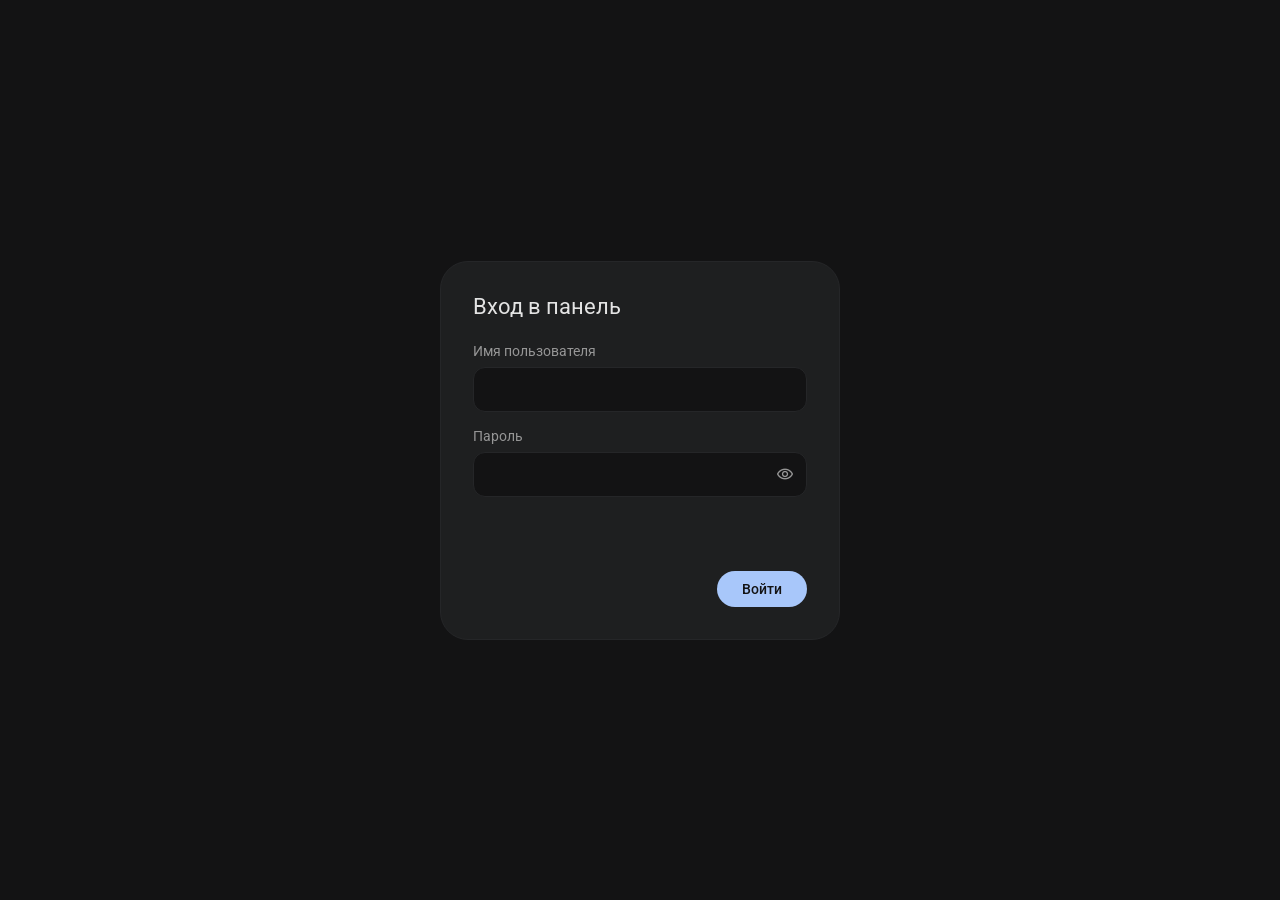
<file: index.html>
<!-- --- ПОЛНЫЙ И ИСПРАВЛЕННЫЙ ФАЙЛ: index.html --- -->

<!DOCTYPE html>
<html lang="ru">
<head>
    <meta charset="UTF-8">
    <meta name="viewport" content="width=device-width, initial-scale=1.0">
    <title>EXOSYSTEM DEPLOY</title>
    <link rel="icon" type="image/svg+xml" href="/static/favicon.svg?v=1">
    <link href="https://fonts.googleapis.com/css2?family=Google+Sans:wght@400;500&family=Roboto+Mono&family=Roboto:wght@400;500&display=swap" rel="stylesheet">
    <link rel="stylesheet" href="https://fonts.googleapis.com/css2?family=Material+Symbols+Outlined:opsz,wght,FILL,GRAD@20..48,100..700,0..1,-50..200" />
    <!-- ?v= обязателен: без версии браузер отдаёт закешированный CSS и правка вёрстки
         не доезжает до владельца («фикс не приехал»). Бампать при правках style.css. -->
    <link rel="stylesheet" href="/static/css/style.css?v=3">
    <!-- ИИ-помощник + техподдержка панели (ADR-103/123/125): монтируется только в embedded-режиме + при ai-availability -->
    <link rel="stylesheet" href="/static/css/panel_ai.css?v=4">
</head>
<body>

    <!-- --- ЭКРАН ВХОДА --- -->
    <div id="login-screen" style="width: 100vw; height: 100vh; background: var(--bg-main); display: flex; align-items: center; justify-content: center; z-index: 2000; position: fixed;">
        <div class="modal" style="display: block; transform: none; width: 400px;">
            <div class="modal-header"><h3 class="modal-title">Вход в панель</h3></div>
            <form id="loginForm">
                <div class="form-group"><label>Имя пользователя</label><input type="text" name="username" required autocomplete="username"></div>
                <div class="form-group"><label>Пароль</label><input type="password" name="password" required autocomplete="current-password"></div>
                <div id="loginError" style="color: var(--danger); font-size: 14px; margin-top: 16px; min-height: 1em;"></div>
                <div class="modal-footer" style="margin-top: 8px;">
                    <button type="submit" class="btn btn-primary deploy-action">Войти</button>
                </div>
            </form>
        </div>
    </div>

    <!-- --- ОСНОВНОЙ ИНТЕРФЕЙС ПРИЛОЖЕНИЯ (скрыт по умолчанию) --- -->
    <div id="app-container" style="display: none; width: 100%; height: 100vh; display: flex;">
        <aside>
            <div class="logo"><span>EXOSYSTEM<span class="logo-dim"> DEPLOY</span></span></div>
            <nav>
                <!-- Меню воронкой: разделы по частоте использования сверху вниз.
                     Часто: Дашборд/Конвейер/Терминал. Редко (настраивается один раз):
                     SSL — теперь вкладка внутри «Настройки». -->
                <div class="nav-item" data-page="dashboard"><span class="material-symbols-outlined">dashboard</span>Дашборд</div>
                <div class="nav-item active" data-page="pipeline"><span class="material-symbols-outlined">account_tree</span>Конвейер</div>
                <div class="nav-item" data-page="terminal"><span class="material-symbols-outlined">terminal</span>Терминал</div>
                <div class="nav-item" data-page="settings"><span class="material-symbols-outlined">settings</span>Настройки</div>
            </nav>
            <div class="sidebar-foot">
                 <div class="nav-item danger" id="logoutBtn"><span class="material-symbols-outlined">logout</span>Выйти</div>
            </div>
        </aside>

        <main id="main-content">
            <!-- Содержимое будет динамически загружено -->
        </main>
    </div>

    <!-- === МОДАЛЬНЫЕ ОКНА === -->

    <!-- Модальное окно для ЗАПУСКА СЕРВИСА -->
    <div class="modal-backdrop" id="serviceModal">
        <div class="modal">
            <div class="modal-header"><h3 class="modal-title">Запустить новый сервис</h3><button class="icon-btn" data-close-modal><span class="material-symbols-outlined">close</span></button></div>
            <form id="serviceForm">
                <p class="modal-intro">Сервис — это запущенный контейнер, доступный по внутреннему порту. Позже его можно будет опубликовать, создав Приложение.</p>
                <div class="modal-cols">
                    <div class="modal-col-main">
                        <div class="form-group"><label>1. Выберите приложение из библиотеки</label><select id="select_blueprint" required><option disabled selected>Загрузка...</option></select></div>
                        <div class="form-group"><label>2. Выберите версию (артефакт)</label><select id="select_artifact" name="artifact_id" required><option disabled selected>Выберите приложение</option></select></div>
                        <div class="form-group"><label>3. Имя сервиса <span style="color:var(--text-secondary)">— можно оставить как есть</span></label><input type="text" name="name" pattern="^[a-z0-9\\-]+$" placeholder="сгенерируем из имени приложения"></div>
                        <div class="form-group"><label>4. Группа портов</label><select name="group_name" required><option disabled selected>Загрузка...</option></select></div>
                        <button type="button" class="advanced-toggle" data-toggle-advanced aria-expanded="false"><span class="material-symbols-outlined">tune</span><span class="advanced-toggle-text">Расширенные настройки сборки</span><span class="advanced-toggle-opt">необязательно</span><span class="material-symbols-outlined advanced-toggle-chevron">chevron_right</span></button>
                    </div>
                    <div class="modal-col-advanced">
                        <div class="advanced-col-head"><span class="material-symbols-outlined">build</span>Расширенная сборка</div>
                        <p class="advanced-hint">Для не-Python проектов или своего порта. Пусто → Python-автоген (uvicorn main:app) на порту 80. Свой <span class="mono">Dockerfile</span> из архива имеет приоритет. Порт <span class="mono">0</span> = воркер/бот без сетевого порта. БД (postgres/redis) — лучше свой Dockerfile.</p>
                        <div class="build-presets">
                            <span class="build-presets-label">Шаблон</span>
                            <button type="button" class="preset-chip active" data-preset data-image="" data-cmd="" data-port="">Python</button>
                            <button type="button" class="preset-chip" data-preset data-image="node:20-slim" data-cmd="node index.js" data-port="3000">Node.js</button>
                            <button type="button" class="preset-chip" data-preset data-image="golang:1.22-alpine" data-cmd="go run ." data-port="8080">Go</button>
                            <button type="button" class="preset-chip" data-preset data-image="ruby:3.3-slim" data-cmd="ruby app.rb" data-port="4567">Ruby</button>
                        </div>
                        <div class="form-group"><label>Базовый образ</label><input type="text" name="base_image" list="baseImageList" placeholder="python:3.12-slim (по умолчанию)" autocomplete="off"></div>
                        <div class="form-group"><label>Команда запуска</label><input type="text" name="run_command" placeholder="напр. python bot.py · node index.js"></div>
                        <div class="form-group"><label>Внутренний порт <span style="color:var(--text-secondary)">— 0 для воркера без порта</span></label><input type="number" name="internal_port" min="0" max="65535" placeholder="80"></div>
                        <div class="form-group"><label>Env-переменные <span style="color:var(--text-secondary)">— KEY=VALUE по строке</span></label><textarea name="env_vars" rows="4" placeholder="DATABASE_URL=postgres://user:pass@db:5432/app&#10;DEBUG=1"></textarea></div>
                    </div>
                </div>
                <div class="modal-footer"><button type="button" class="btn btn-secondary" data-close-modal>Отмена</button><button type="submit" class="btn btn-primary deploy-action">Запустить</button></div>
            </form>
        </div>
    </div>

    <!-- Модальное окно НАСТРОЕК СБОРКИ/РАНТАЙМА сервиса (расширенный режим, Идея 2а) -->
    <div class="modal-backdrop" id="configModal">
        <div class="modal">
            <div class="modal-header"><h3 class="modal-title">Настройки сборки и рантайма</h3><button class="icon-btn" data-close-modal><span class="material-symbols-outlined">close</span></button></div>
            <form id="configForm">
                <input type="hidden" name="service_id">
                <p class="advanced-hint">Применение пересоздаёт контейнер сервиса (короткий простой). Пусто → Python-автоген на порту 80. Свой <span class="mono">Dockerfile</span> из архива имеет приоритет. Порт <span class="mono">0</span> = воркер без сетевого порта.</p>
                <div class="build-presets">
                    <span class="build-presets-label">Шаблон</span>
                    <button type="button" class="preset-chip" data-preset data-image="" data-cmd="" data-port="">Python</button>
                    <button type="button" class="preset-chip" data-preset data-image="node:20-slim" data-cmd="node index.js" data-port="3000">Node.js</button>
                    <button type="button" class="preset-chip" data-preset data-image="golang:1.22-alpine" data-cmd="go run ." data-port="8080">Go</button>
                    <button type="button" class="preset-chip" data-preset data-image="ruby:3.3-slim" data-cmd="ruby app.rb" data-port="4567">Ruby</button>
                </div>
                <div class="form-group"><label>Базовый образ</label><input type="text" name="base_image" list="baseImageList" placeholder="python:3.12-slim" autocomplete="off"></div>
                <div class="field-row">
                    <div class="form-group"><label>Команда запуска</label><input type="text" name="run_command" placeholder="напр. node index.js"></div>
                    <div class="form-group field-narrow"><label>Внутр. порт</label><input type="number" name="internal_port" min="0" max="65535" placeholder="80"></div>
                </div>
                <div class="form-group"><label>Env-переменные <span style="color:var(--text-secondary)">— KEY=VALUE по строке</span></label><textarea name="env_vars" rows="4" placeholder="DATABASE_URL=postgres://...&#10;DEBUG=1"></textarea></div>
                <div class="modal-footer"><button type="button" class="btn btn-secondary" data-close-modal>Отмена</button><button type="submit" class="btn btn-primary deploy-action">Применить и пересоздать</button></div>
            </form>
        </div>
    </div>

    <!-- Модальное окно для ОБНОВЛЕНИЯ/ОТКАТА СЕРВИСА -->
    <div class="modal-backdrop" id="redeployModal">
        <div class="modal">
            <div class="modal-header"><h3 class="modal-title">Обновить / Откатить сервис</h3><button class="icon-btn" data-close-modal><span class="material-symbols-outlined">close</span></button></div>
            <form id="redeployForm">
                 <input type="hidden" name="service_id">
                 <div class="form-group"><label>Сервис</label><input type="text" id="redeployServiceName" disabled></div>
                 <div class="form-group"><label>Текущая версия</label><input type="text" id="redeployCurrentVersion" disabled></div>
                 <hr style="border-color: var(--border); margin: 20px 0;">
                 <div class="form-group"><label>Выберите версию <span style="color:var(--text-secondary)">— ↑ новее (обновление), ↓ старее (откат)</span></label><select name="artifact_id" required><option disabled selected>Загрузка...</option></select></div>
                <div class="log-window" id="redeployLogWindow" style="display:none; height:200px; margin-top:12px;"></div>
                <div class="modal-footer"><button type="button" class="btn btn-secondary" data-close-modal>Отмена</button><button type="submit" class="btn btn-primary deploy-action">Развернуть</button></div>
            </form>
        </div>
    </div>

    <!-- Модальное окно для ПУБЛИКАЦИИ ПРИЛОЖЕНИЯ -->
    <div class="modal-backdrop" id="applicationModal">
        <div class="modal">
            <div class="modal-header"><h3 class="modal-title">Опубликовать приложение</h3><button class="icon-btn" data-close-modal><span class="material-symbols-outlined">close</span></button></div>
            <form id="applicationForm">
                 <p style="font-size: 14px; color: var(--text-secondary); margin-bottom: 16px;">Приложение - это публичная точка входа (домен), которая указывает на один из ваших запущенных сервисов.</p>
                <div class="form-group"><label>1. Выберите сервис для публикации</label><select name="service_id" required><option disabled selected>Загрузка...</option></select></div>
                <hr style="border-color: var(--border); margin: 20px 0;">
                <div class="form-group"><label>2. Имя приложения <span style="color:var(--text-secondary)">— можно оставить как есть</span></label><input type="text" name="name" pattern="^[a-z0-9\\-]+$" placeholder="сгенерируем из имени сервиса"></div>
                <div class="form-group" id="appDomainGroup">
                    <label>3. Домен</label>
                    <!-- Пикер «из готового» (ADR-057): виден, когда контрол-плейн подключил зоны. -->
                    <div id="appDomainPicker" style="display:none;">
                        <div style="display:flex; gap:8px; align-items:center;">
                            <input type="text" id="appSubdomainInput" placeholder="myapp (пусто = весь домен)" autocomplete="off" style="flex:1;">
                            <span style="color:var(--text-secondary);">.</span>
                            <select id="appZoneSelect" style="flex:1.4;"></select>
                        </div>
                        <div id="appDnsRequestStatus" style="font-size:13px; color:var(--text-secondary); margin-top:6px;">A-запись создадим автоматически при публикации. Оставьте субдомен пустым, чтобы опубликовать на сам домен.</div>
                        <button type="button" class="btn-link" id="appDomainManualBtn" style="margin-top:4px;">ввести домен вручную</button>
                    </div>
                    <div id="appDomainManual">
                        <input type="text" name="domain" placeholder="app.example.com" autocomplete="off">
                        <div class="dns-inline" data-dns-for="appDomain"></div>
                        <button type="button" class="btn-link" id="appDomainPickerBtn" style="display:none; margin-top:4px;">выбрать из подключённых доменов</button>
                    </div>
                </div>
                <div class="form-group">
                    <label>4. SSL / HTTPS</label>
                    <select name="ssl_mode" id="appSslMode">
                        <option value="none">Без SSL (HTTP)</option>
                        <option value="existing">Выбрать существующий сертификат</option>
                        <option value="issue">Выпустить новый (Let's Encrypt)</option>
                    </select>
                </div>
                <div class="form-group" id="appSslExistingGroup" style="display:none;">
                    <label>Сертификат</label>
                    <select name="ssl_cert_name"><option value="">—</option></select>
                </div>
                <div id="appSslIssueHint" style="display:none; margin-bottom:16px;">
                    <div id="appDnsStatus" style="font-size:13px; color:var(--text-secondary);">Введите домен — проверим DNS перед выпуском.</div>
                    <div class="log-window" id="appSslLogWindow" style="height:160px; display:none; margin-top:12px;"></div>
                </div>
                <div class="modal-footer"><button type="button" class="btn btn-secondary" data-close-modal>Отмена</button><button type="submit" class="btn btn-primary deploy-action">Опубликовать</button></div>
            </form>
        </div>
    </div>

    <!-- Модальное окно: СОЗДАНИЕ / РЕДАКТИРОВАНИЕ ПРИЛОЖЕНИЯ В БИБЛИОТЕКЕ (blueprint) -->
    <div class="modal-backdrop" id="blueprintModal">
        <div class="modal">
            <div class="modal-header"><h3 class="modal-title" id="blueprintModalTitle">Создать приложение</h3><button class="icon-btn" data-close-modal><span class="material-symbols-outlined">close</span></button></div>
            <form id="blueprintForm">
                <input type="hidden" name="blueprint_id">
                <div class="form-group"><label>Имя приложения (уникальное, a-z, 0-9, -)</label><input type="text" name="name" required pattern="^[a-z0-9\\-]+$" placeholder="my-app"></div>
                <div class="form-group"><label>Описание (необязательно)</label><input type="text" name="description" placeholder="Краткое описание"></div>
                <div class="modal-footer"><button type="button" class="btn btn-secondary" data-close-modal>Отмена</button><button type="submit" class="btn btn-primary deploy-action">Сохранить</button></div>
            </form>
        </div>
    </div>

    <!-- Модальное окно: РЕДАКТИРОВАНИЕ ПУБЛИКАЦИИ (домен / SSL) -->
    <div class="modal-backdrop" id="editApplicationModal">
        <div class="modal">
            <div class="modal-header"><h3 class="modal-title">Редактировать приложение</h3><button class="icon-btn" data-close-modal><span class="material-symbols-outlined">close</span></button></div>
            <form id="editApplicationForm">
                <input type="hidden" name="app_id">
                <div class="form-group"><label>Имя приложения</label><input type="text" id="editAppName" disabled></div>
                <div class="form-group"><label>Домен</label><input type="text" name="domain" required placeholder="app.example.com" autocomplete="off"><div class="dns-inline" data-dns-for="editAppDomain"></div></div>
                <div class="form-group"><label>SSL Сертификат</label><select name="ssl_cert_name"><option value="">Без SSL (HTTP)</option></select></div>
                <div class="modal-footer"><button type="button" class="btn btn-secondary" data-close-modal>Отмена</button><button type="submit" class="btn btn-primary deploy-action">Сохранить</button></div>
            </form>
        </div>
    </div>

    <!-- Боковая панель деталей элемента (popup) — используется дашбордом -->
    <div class="drawer-backdrop" id="detailDrawer">
        <div class="drawer">
            <div class="drawer-header"><h3 class="drawer-title" id="drawerTitle">Детали</h3><button class="icon-btn" data-close-drawer><span class="material-symbols-outlined">close</span></button></div>
            <div class="drawer-body" id="drawerBody"></div>
        </div>
    </div>

    <!-- Модальное окно для ЗАГРУЗКИ АРТЕФАКТА -->
    <div class="modal-backdrop" id="uploadArtifactModal">
        <div class="modal">
            <div class="modal-header"><h3 class="modal-title">Загрузить новую версию</h3><button class="icon-btn" data-close-modal><span class="material-symbols-outlined">close</span></button></div>
            <form id="uploadArtifactForm" data-src="zip">
                <input type="hidden" name="blueprint_id">
                <div class="form-group"><label>Приложение</label><input type="text" id="uploadBlueprintName" disabled></div>
                <div class="tab-bar" id="uploadSrcTabs">
                    <button type="button" class="tab active" data-src="zip"><span class="material-symbols-outlined">folder_zip</span>ZIP-архив</button>
                    <button type="button" class="tab" data-src="github"><span class="material-symbols-outlined">code</span>Из GitHub</button>
                </div>
                <div class="source-panel active" data-src-panel="zip">
                    <div class="form-group"><label>ZIP-архив с кодом</label><input type="file" name="zip_file" accept=".zip"></div>
                </div>
                <div class="source-panel" data-src-panel="github">
                    <div class="form-group" id="githubRepoPickerGroup" style="display:none;">
                        <label>Репозиторий (подключённый аккаунт)</label>
                        <select id="githubRepoSelect"><option value="">— выбрать из списка —</option></select>
                    </div>
                    <div class="form-group"><label>URL репозитория</label><input type="text" name="repo_url" placeholder="https://github.com/owner/repo" autocomplete="off"></div>
                    <div class="form-group"><label>Ветка / тег / SHA <span style="color:var(--text-secondary)">— опц., по умолчанию main</span></label><input type="text" name="ref" placeholder="main" autocomplete="off"></div>
                    <p class="card-hint" style="margin-top:-4px;" id="githubSourceHint">Тянем код напрямую (без git). Публичные репозитории — без подключения; приватные — подключите GitHub в «Настройки → Интеграции». Если в репозитории есть свой <span class="mono">Dockerfile</span> — соберём по нему.</p>
                </div>
                <div class="form-group"><label>Тег версии <span style="color:var(--text-secondary)">— оставьте пустым для авто</span></label><input type="text" name="version_tag" placeholder="напр. v1.0.0 (подставим автоматически)"></div>
                <div class="form-group"><label>Заметки к версии <span style="color:var(--text-secondary)">— подтянем из CHANGELOG</span></label><textarea name="description" rows="3" placeholder="Что изменилось в этой версии"></textarea></div>
                <div class="modal-footer"><button type="button" class="btn btn-secondary" data-close-modal>Отмена</button><button type="submit" class="btn btn-primary deploy-action">Добавить версию</button></div>
            </form>
        </div>
    </div>

    <!-- Подсказки базовых образов (общий список для модалок запуска и настроек сборки) -->
    <datalist id="baseImageList">
        <option value="python:3.12-slim"></option>
        <option value="node:20-slim"></option>
        <option value="golang:1.22-alpine"></option>
        <option value="ruby:3.3-slim"></option>
        <option value="php:8.3-apache"></option>
        <option value="openjdk:21-slim"></option>
        <option value="nginx:alpine"></option>
        <option value="postgres:16-alpine"></option>
        <option value="redis:7-alpine"></option>
        <option value="mysql:8"></option>
    </datalist>

    <!-- Центр фоновых задач (Ночь 10, ADR-069): долгие операции не держат UI (инвариант №7) -->
    <div id="taskCenter" class="task-center" hidden>
        <button type="button" id="taskCenterToggle" class="task-center-toggle" title="Фоновые задачи" aria-label="Фоновые задачи">
            <span class="material-symbols-outlined">pending_actions</span>
            <span class="task-center-badge" id="taskCenterBadge" hidden>0</span>
        </button>
        <div class="task-center-panel" id="taskCenterPanel" hidden>
            <div class="task-center-head">
                <div class="task-center-tabs">
                    <button type="button" class="tc-tab active" data-tc-tab="tasks">Задачи</button>
                    <button type="button" class="tc-tab" data-tc-tab="notifs">Уведомления <span class="tc-tab-count" id="tcNotifCount" hidden>0</span></button>
                </div>
                <button type="button" class="icon-btn" id="taskCenterClose" aria-label="Закрыть"><span class="material-symbols-outlined">close</span></button>
            </div>
            <div class="task-center-list" id="taskCenterList"></div>
            <div class="task-center-notifs" id="taskCenterNotifs" hidden>
                <div class="tc-notifs-head">
                    <span class="muted">Системные уведомления (последние 100)</span>
                    <button type="button" class="btn-icon-label" id="tcNotifClear"><span class="material-symbols-outlined">clear_all</span>Очистить</button>
                </div>
                <div class="tc-notifs-list" id="tcNotifList"></div>
            </div>
        </div>
    </div>

    <script src="/static/js/panel_ai.js?v=5" defer></script>
    <!-- ?v= обязателен и здесь: вся логика панели живёт в app.js, и без версии браузер
         отдаёт закешированный файл — правка не доезжает так же, как и в CSS. Бампать
         при правках static/js/app.js. -->
    <script src="/static/js/app.js?v=2" defer></script>
</body>
</html>
</file>
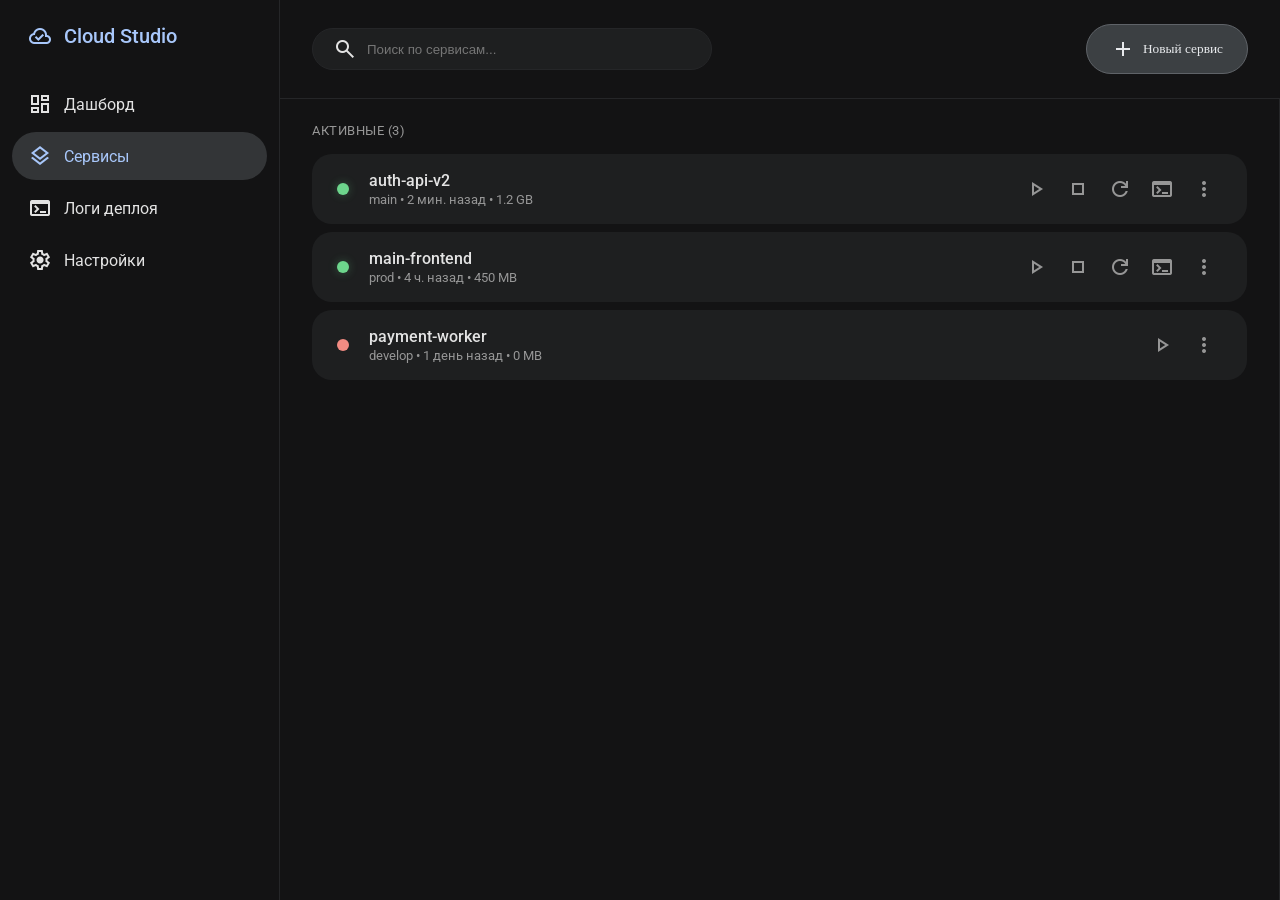
<file: proto.html>
<!DOCTYPE html>
<html lang="ru">
<head>
    <meta charset="UTF-8">
    <meta name="viewport" content="width=device-width, initial-scale=1.0">
    <title>Cloud Deploy Panel | Google AI Style</title>
    <link href="https://fonts.googleapis.com/css2?family=Google+Sans:wght@400;500&family=Roboto:wght@400;500&display=swap" rel="stylesheet">
    <link rel="stylesheet" href="https://fonts.googleapis.com/css2?family=Material+Symbols+Outlined:opsz,wght,FILL,GRAD@20..48,100..700,0..1,-50..200" />

    <style>
        :root {
            --bg-main: #131314;
            --bg-surface: #1e1f20;
            --bg-hover: #28292a;
            --bg-active: #333537;
            --text-primary: #e3e3e3;
            --text-secondary: #969696;

            --accent: #a8c7fa;

            --success: #6dd58c;
            --danger: #f28b82;

            /* --- ИСПРАВЛЕНИЕ ЗДЕСЬ --- */
            --border: #252628; /* Очень темный, почти невидимый серый */

            --sidebar-width: 280px;
        }

        * { box-sizing: border-box; margin: 0; padding: 0; }

        body {
            background-color: var(--bg-main);
            color: var(--text-primary);
            font-family: 'Google Sans', 'Roboto', sans-serif;
            height: 100vh;
            display: flex;
            overflow: hidden;
        }

        /* SIDEBAR */
        aside {
            width: var(--sidebar-width);
            border-right: 1px solid var(--border);
            display: flex;
            flex-direction: column;
            padding: 12px;
        }

        .logo {
            padding: 12px 16px;
            font-size: 20px;
            font-weight: 500;
            display: flex;
            align-items: center;
            gap: 12px;
            margin-bottom: 20px;
            color: var(--accent);
        }

        .nav-item {
            display: flex;
            align-items: center;
            gap: 12px;
            padding: 12px 16px;
            text-decoration: none;
            color: var(--text-primary);
            border-radius: 100px;
            margin-bottom: 4px;
            transition: 0.2s;
            cursor: pointer;
        }
        .nav-item:hover { background-color: var(--bg-hover); }
        .nav-item.active { background-color: var(--bg-active); color: var(--accent); }

        /* MAIN CONTENT */
        main { flex-grow: 1; display: flex; flex-direction: column; overflow: hidden; }

        header {
            padding: 24px 32px;
            display: flex;
            justify-content: space-between;
            align-items: center;
            border-bottom: 1px solid var(--border);
        }

        .btn-primary {
            background-color: #3c4043;
            color: #e8eaed;
            border: 1px solid #5f6368;
            padding: 12px 24px;
            border-radius: 100px;
            font-weight: 500;
            cursor: pointer;
            display: flex;
            align-items: center;
            gap: 8px;
            font-family: 'Google Sans';
            transition: background-color 0.2s, box-shadow 0.2s;
        }
        .btn-primary:hover {
            background-color: #4d5154;
            box-shadow: 0 1px 3px rgba(0,0,0,0.3);
        }

        .search-bar {
            background: var(--bg-surface);
            border: 1px solid var(--border);
            border-radius: 28px;
            padding: 8px 20px;
            display: flex;
            align-items: center;
            gap: 10px;
            width: 400px;
        }
        .search-bar input { background: none; border: none; color: white; outline: none; width: 100%; }

        /* SERVICES LIST */
        .content-area { display: flex; flex-grow: 1; overflow: hidden; }
        .services-list { flex: 1; padding: 0 32px 32px 32px; overflow-y: auto; }

        .section-title { margin: 24px 0 16px; color: var(--text-secondary); font-size: 13px; text-transform: uppercase; letter-spacing: 0.5px; }

        .service-card {
            background: var(--bg-surface);
            border: 1px solid transparent;
            border-radius: 20px;
            padding: 16px 24px;
            margin-bottom: 8px;
            display: flex;
            align-items: center;
            justify-content: space-between;
            cursor: pointer;
            transition: all 0.2s;
        }
        .service-card:hover { background: var(--bg-hover); border-color: var(--border); }
        .service-card.selected { background: var(--bg-active); border-color: var(--accent); }

        .service-info { display: flex; align-items: center; gap: 20px; }
        .status-dot { width: 12px; height: 12px; border-radius: 50%; background: var(--success); box-shadow: 0 0 10px rgba(109, 213, 140, 0.3); }
        .status-dot.offline { background: var(--danger); box-shadow: none; }
        .service-name { font-weight: 500; font-size: 16px; margin-bottom: 2px; }
        .service-meta { color: var(--text-secondary); font-size: 13px; }

        /* ACTIONS */
        .service-actions { display: flex; gap: 6px; align-items: center; }

        .icon-btn {
            background: none;
            border: none;
            color: var(--text-secondary);
            width: 36px;
            height: 36px;
            border-radius: 50%;
            cursor: pointer;
            display: flex;
            align-items: center;
            justify-content: center;
            transition: 0.2s;
        }
        .icon-btn:hover { background: rgba(168, 199, 250, 0.15); color: var(--accent); }
        .icon-btn.active-action { color: var(--accent); }

        /* DROPDOWN */
        .dropdown { position: relative; }
        .dropdown-menu {
            position: absolute;
            right: 0;
            top: 40px;
            background: var(--bg-surface);
            border: 1px solid var(--border);
            border-radius: 12px;
            width: 220px;
            box-shadow: 0 10px 30px rgba(0,0,0,0.5);
            display: none;
            z-index: 100;
            padding: 8px;
        }
        .dropdown-menu.show { display: block; }
        .dropdown-item {
            padding: 10px 12px;
            display: flex;
            align-items: center;
            gap: 12px;
            font-size: 14px;
            border-radius: 8px;
            color: var(--text-primary);
        }
        .dropdown-item:hover { background: var(--bg-hover); color: var(--accent); }

        /* DETAILS PANEL */
        .details-panel {
            width: 0;
            background: var(--bg-surface);
            border-left: 1px solid var(--border);
            transition: width 0.3s cubic-bezier(0.4, 0, 0.2, 1);
            display: flex;
            flex-direction: column;
        }
        .details-panel.open { width: 480px; }
        .details-content { padding: 32px; min-width: 480px; }

        .stat-card { background: var(--bg-main); padding: 16px; border-radius: 16px; border: 1px solid var(--border); }
        .log-window {
            background: #000;
            border-radius: 12px;
            padding: 16px;
            font-family: 'Roboto Mono', monospace;
            font-size: 12px;
            color: #6dd58c;
            height: 220px;
            overflow-y: auto;
            border: 1px solid var(--border);
        }

    </style>
</head>
<body>

    <aside>
        <div class="logo">
            <span class="material-symbols-outlined">cloud_done</span>
            <span>Cloud Studio</span>
        </div>
        <nav>
            <div class="nav-item"><span class="material-symbols-outlined">dashboard</span>Дашборд</div>
            <div class="nav-item active"><span class="material-symbols-outlined">layers</span>Сервисы</div>
            <div class="nav-item"><span class="material-symbols-outlined">terminal</span>Логи деплоя</div>
            <div class="nav-item"><span class="material-symbols-outlined">settings</span>Настройки</div>
        </nav>
    </aside>

    <main>
        <header>
            <div class="search-bar">
                <span class="material-symbols-outlined">search</span>
                <input type="text" placeholder="Поиск по сервисам...">
            </div>
            <button class="btn-primary">
                <span class="material-symbols-outlined">add</span>
                Новый сервис
            </button>
        </header>

        <div class="content-area">
            <div class="services-list">
                <div class="section-title">Активные (3)</div>

                <!-- Card 1 -->
                <div class="service-card" onclick="openDetails(this, 'auth-api-v2', 'online')">
                    <div class="service-info">
                        <div class="status-dot"></div>
                        <div>
                            <div class="service-name">auth-api-v2</div>
                            <div class="service-meta">main • 2 мин. назад • 1.2 GB</div>
                        </div>
                    </div>
                    <div class="service-actions">
                        <button class="icon-btn" title="Запустить" onclick="action(event, 'play')"><span class="material-symbols-outlined">play_arrow</span></button>
                        <button class="icon-btn" title="Остановить" onclick="action(event, 'stop')"><span class="material-symbols-outlined">stop</span></button>
                        <button class="icon-btn" title="Рестарт" onclick="action(event, 'refresh')"><span class="material-symbols-outlined">refresh</span></button>
                        <button class="icon-btn" title="Терминал" onclick="action(event, 'logs')"><span class="material-symbols-outlined">terminal</span></button>

                        <div class="dropdown">
                            <button class="icon-btn" onclick="toggleDropdown(event)"><span class="material-symbols-outlined">more_vert</span></button>
                            <div class="dropdown-menu">
                                <div class="dropdown-item" onclick="action(event, 'edit')"><span class="material-symbols-outlined">edit</span>Изменить конфигурацию</div>
                                <div class="dropdown-item" onclick="action(event, 'clone')"><span class="material-symbols-outlined">content_copy</span>Клонировать</div>
                                <div style="height: 1px; background: var(--border); margin: 8px 0;"></div>
                                <div class="dropdown-item" style="color: var(--danger)" onclick="action(event, 'delete')"><span class="material-symbols-outlined">delete</span>Удалить сервис</div>
                            </div>
                        </div>
                    </div>
                </div>

                <!-- Card 2 -->
                <div class="service-card" onclick="openDetails(this, 'main-frontend', 'online')">
                    <div class="service-info">
                        <div class="status-dot"></div>
                        <div>
                            <div class="service-name">main-frontend</div>
                            <div class="service-meta">prod • 4 ч. назад • 450 MB</div>
                        </div>
                    </div>
                    <div class="service-actions">
                        <button class="icon-btn" onclick="action(event, 'play')"><span class="material-symbols-outlined">play_arrow</span></button>
                        <button class="icon-btn" onclick="action(event, 'stop')"><span class="material-symbols-outlined">stop</span></button>
                        <button class="icon-btn" onclick="action(event, 'refresh')"><span class="material-symbols-outlined">refresh</span></button>
                        <button class="icon-btn" onclick="action(event, 'logs')"><span class="material-symbols-outlined">terminal</span></button>
                        <div class="dropdown">
                            <button class="icon-btn" onclick="toggleDropdown(event)"><span class="material-symbols-outlined">more_vert</span></button>
                            <div class="dropdown-menu">
                                <div class="dropdown-item"><span class="material-symbols-outlined">settings</span>Настройки</div>
                            </div>
                        </div>
                    </div>
                </div>

                <!-- Card 3 -->
                <div class="service-card" onclick="openDetails(this, 'payment-worker', 'offline')">
                    <div class="service-info">
                        <div class="status-dot offline"></div>
                        <div>
                            <div class="service-name">payment-worker</div>
                            <div class="service-meta">develop • 1 день назад • 0 MB</div>
                        </div>
                    </div>
                    <div class="service-actions">
                        <button class="icon-btn" onclick="action(event, 'play')"><span class="material-symbols-outlined">play_arrow</span></button>
                        <div class="dropdown">
                            <button class="icon-btn" onclick="toggleDropdown(event)"><span class="material-symbols-outlined">more_vert</span></button>
                            <div class="dropdown-menu">
                                <div class="dropdown-item" style="color: var(--danger)"><span class="material-symbols-outlined">delete</span>Удалить</div>
                            </div>
                        </div>
                    </div>
                </div>

            </div>

            <!-- Правая панель -->
            <div class="details-panel" id="detailsPanel">
                <div class="details-content">
                    <div style="display: flex; justify-content: space-between; align-items: center;">
                        <h2 id="detName" style="font-size: 24px; font-weight: 400;">Service Name</h2>
                        <button class="icon-btn" onclick="closeDetails()"><span class="material-symbols-outlined">close</span></button>
                    </div>
                    <div id="detStatus" style="margin-top: 4px; font-size: 14px;">● Status</div>

                    <div style="display: grid; grid-template-columns: 1fr 1fr; gap: 16px; margin: 32px 0;">
                        <div class="stat-card">
                            <div style="color: var(--text-secondary); font-size: 12px;">CPU Load</div>
                            <div style="font-size: 20px; margin-top: 4px;">12.4%</div>
                        </div>
                        <div class="stat-card">
                            <div style="color: var(--text-secondary); font-size: 12px;">Memory</div>
                            <div style="font-size: 20px; margin-top: 4px;">842 MB</div>
                        </div>
                    </div>

                    <div class="section-title">Консоль вывода</div>
                    <div class="log-window">
                        [14:20:01] System check... OK<br>
                        [14:20:03] Database connected<br>
                        [14:20:05] Instance is live on port 8080<br>
                        [14:21:40] GET /api/v2/auth 200 - 42ms<br>
                        [14:25:00] Worker heartbeat... OK
                    </div>
                </div>
            </div>
        </div>
    </main>

    <script>
        function openDetails(el, name, status) {
            const panel = document.getElementById('detailsPanel');
            document.getElementById('detName').innerText = name;

            const st = document.getElementById('detStatus');
            st.innerText = status === 'online' ? '● В работе' : '● Остановлен';
            st.style.color = status === 'online' ? 'var(--success)' : 'var(--danger)';

            panel.classList.add('open');
            document.querySelectorAll('.service-card').forEach(c => c.classList.remove('selected'));
            el.classList.add('selected');
        }

        function closeDetails() {
            document.getElementById('detailsPanel').classList.remove('open');
            document.querySelectorAll('.service-card').forEach(c => c.classList.remove('selected'));
        }

        function toggleDropdown(e) {
            e.stopPropagation();
            const menu = e.currentTarget.nextElementSibling;
            const isVisible = menu.classList.contains('show');
            closeAllMenus();
            if (!isVisible) menu.classList.add('show');
        }

        function action(e, type) {
            e.stopPropagation();
            console.log("Выполнено действие:", type);
            closeAllMenus();
        }

        function closeAllMenus() {
            document.querySelectorAll('.dropdown-menu').forEach(m => m.classList.remove('show'));
        }

        window.onclick = () => closeAllMenus();
    </script>
</body>
</html>
</file>
<file: static/css/style.css>
/* --- НОВЫЙ ФАЙЛ: style.css --- */

:root {
    --bg-main: #131314;
    --bg-base: #131314; /* алиас --bg-main: на него ссылались граф-вьюпорт/подсказка/баннер */
    --bg-surface: #1e1f20;
    --bg-hover: #28292a;
    --bg-active: #333537;
    --text-primary: #e3e3e3;
    --text-secondary: #969696;
    --accent: #a8c7fa;
    --success: #6dd58c;
    --danger: #f28b82;
    --border: #252628;
    --sidebar-width: 280px;
}
* { box-sizing: border-box; margin: 0; padding: 0; }
/* ===== Скроллбары (Ночь 19): единый тонкий тёмный скролл во всех местах ===== */
* { scrollbar-width: thin; scrollbar-color: #3c4043 transparent; }
::-webkit-scrollbar { width: 8px; height: 8px; }
::-webkit-scrollbar-track { background: transparent; }
::-webkit-scrollbar-thumb { background: #3c4043; border-radius: 100px; border: 2px solid transparent; background-clip: padding-box; }
::-webkit-scrollbar-thumb:hover { background: #5f6368; border: 2px solid transparent; background-clip: padding-box; }
::-webkit-scrollbar-corner { background: transparent; }
body { background-color: var(--bg-main); color: var(--text-primary); font-family: 'Google Sans', 'Roboto', sans-serif; height: 100vh; display: flex; overflow: hidden; }
aside { width: var(--sidebar-width); border-right: 1px solid var(--border); display: flex; flex-direction: column; padding: 12px; }
.logo { padding: 12px 16px; font-size: 20px; font-weight: 500; display: flex; align-items: center; gap: 12px; margin-bottom: 20px; color: var(--accent); }
.nav-item { display: flex; align-items: center; gap: 12px; padding: 12px 16px; text-decoration: none; color: var(--text-primary); border-radius: 100px; margin-bottom: 4px; transition: 0.2s; cursor: pointer; font-size: 14px; }
.nav-item:hover { background-color: var(--bg-hover); }
.nav-item.active { background-color: var(--bg-active); color: var(--accent); }
.nav-item.danger { color: var(--danger); }
.nav-item.danger:hover { background: rgba(242, 139, 130, 0.1); }
.sidebar-foot { margin-top: auto; border-top: 1px solid var(--border); padding-top: 8px; }
.logo-dim { color: var(--text-secondary); font-weight: 400; }
/* Embedded-режим (ADR-092): панель в iframe ЛК — без «сайта в сайте»: логотип и
   «Выйти» дублируют обрамление ЛК (бренд/сессия там), навигация панели остаётся. */
body.embedded .logo { display: none; }
body.embedded .sidebar-foot { display: none; }
body.embedded aside { padding-top: 18px; }
main { flex-grow: 1; display: flex; flex-direction: column; overflow: hidden; }
header { padding: 24px 32px; display: flex; justify-content: space-between; align-items: center; border-bottom: 1px solid var(--border); }
.search-bar { background: var(--bg-surface); border: 1px solid var(--border); border-radius: 28px; padding: 8px 20px; display: flex; align-items: center; gap: 10px; width: 400px; }
.search-bar input { background: none; border: none; color: white; outline: none; width: 100%; }
.content-area { display: flex; flex-grow: 1; overflow: hidden; }
.services-list { flex: 1; padding: 0 32px 32px 32px; overflow-y: auto; }
.section-title { margin: 24px 0 16px; color: var(--text-secondary); font-size: 13px; text-transform: uppercase; letter-spacing: 0.5px; }
.service-card { background: var(--bg-surface); border: 1px solid transparent; border-radius: 20px; padding: 16px 24px; margin-bottom: 8px; display: flex; align-items: center; justify-content: space-between; cursor: pointer; transition: all 0.2s; }
.service-card:hover { background: var(--bg-hover); border-color: var(--border); }
.service-card.selected { background: var(--bg-active); border-color: var(--accent); }
.service-info { display: flex; align-items: center; gap: 20px; }
.status-dot { width: 12px; height: 12px; border-radius: 50%; background: var(--success); box-shadow: 0 0 10px rgba(109, 213, 140, 0.3); transition: background-color 0.3s; }
.status-dot.offline { background: var(--danger); box-shadow: none; }
.status-dot.building, .status-dot.restarting { background: var(--accent); box-shadow: 0 0 10px rgba(168, 199, 250, 0.3); animation: pulse 2s infinite; }
@keyframes pulse { 0% { opacity: 1; } 50% { opacity: 0.4; } 100% { opacity: 1; } }
.service-name { font-weight: 500; font-size: 16px; margin-bottom: 2px; }
.service-meta { color: var(--text-secondary); font-size: 13px; }
/* Полоса живого прогресса сборки/пулла на карточке сервиса (Ночь 14, ADR-082) */
.svc-build { margin-top: 8px; width: min(320px, 60vw); }
.svc-build-bar { height: 4px; border-radius: 4px; background: var(--border); overflow: hidden; }
.svc-build-fill { height: 100%; border-radius: 4px; background: var(--accent); transition: width .6s ease; }
.svc-build-bar.indeterminate .svc-build-fill { width: 30%; animation: svc-build-slide 1.4s ease-in-out infinite; }
@keyframes svc-build-slide { 0% { margin-left: -30%; } 100% { margin-left: 100%; } }
.svc-build-text { margin-top: 4px; font-size: 11.5px; color: var(--text-secondary); white-space: nowrap; overflow: hidden; text-overflow: ellipsis; }
.service-actions { display: flex; gap: 6px; align-items: center; }
.icon-btn { background: none; border: none; color: var(--text-secondary); width: 36px; height: 36px; border-radius: 50%; cursor: pointer; display: flex; align-items: center; justify-content: center; transition: 0.2s; }
.icon-btn:hover:not(:disabled) { background: rgba(168, 199, 250, 0.15); color: var(--accent); }
.icon-btn:disabled { color: #555; cursor: not-allowed; opacity: 0.5; }
.dropdown { position: relative; }
.dropdown-menu { position: absolute; right: 0; top: 40px; background: var(--bg-surface); border: 1px solid var(--border); border-radius: 12px; width: 220px; box-shadow: 0 10px 30px rgba(0,0,0,0.5); display: none; z-index: 100; padding: 8px; }
.dropdown-menu.show { display: block; }
.dropdown-item { padding: 10px 12px; display: flex; align-items: center; gap: 12px; font-size: 14px; border-radius: 8px; color: var(--text-primary); cursor: pointer; }
.dropdown-item:hover { background: var(--bg-hover); }
.dropdown-item.disabled { color: #666; cursor: not-allowed; }
.dropdown-item.disabled:hover { background: none; }
.dropdown-item .material-symbols-outlined { color: var(--text-secondary); }
.dropdown-item:hover .material-symbols-outlined { color: var(--accent); }
.dropdown-item.danger { color: var(--danger); }
.dropdown-item.danger:hover:not(.disabled) { background: rgba(242, 139, 130, 0.1); }
.dropdown-item.danger .material-symbols-outlined { color: var(--danger); }
/* Детали сервиса теперь показываются в едином drawer (как на дашборде); встроенная
   панель .details-panel удалена. .stat-grid/.stat-card используются drawer'ом. */
.stat-grid { display: grid; grid-template-columns: 1fr 1fr; gap: 16px; margin: 24px 0; }
.stat-card { background: var(--bg-main); padding: 16px; border-radius: 16px; border: 1px solid var(--border); }
.stat-card-label { color: var(--text-secondary); font-size: 12px; }
.stat-card-value { font-size: 20px; margin-top: 4px; font-weight: 500; }
.log-window { background: #000; border-radius: 12px; padding: 16px; font-family: 'Roboto Mono', monospace; font-size: 12px; color: #bbb; height: 320px; overflow-y: auto; border: 1px solid var(--border); white-space: pre-wrap; word-wrap: break-word; flex-grow: 1; margin-top: 16px; }
.log-window .log-success { color: var(--success); }
.log-window .log-error { color: var(--danger); }
.log-window .log-info { color: var(--accent); }
/* === Терминал «для знатоков» (ADR-090) === */
.terminal-warn { display: flex; gap: 12px; align-items: flex-start; padding: 14px 16px; border-radius: 12px; border: 1px solid var(--warning, #e0a000); background: rgba(224, 160, 0, 0.08); color: var(--text-primary); font-size: 14px; line-height: 1.5; }
.terminal-warn .material-symbols-outlined { color: var(--warning, #e0a000); flex-shrink: 0; }
.terminal-warn code { font-family: 'Roboto Mono', monospace; background: var(--bg-hover); padding: 1px 5px; border-radius: 5px; font-size: 12px; }
.terminal-ack { display: flex; align-items: center; gap: 10px; margin: 16px 0 0; color: var(--text-secondary); cursor: pointer; user-select: none; }
.terminal-ack input { width: 16px; height: 16px; cursor: pointer; }
#terminalForm { display: flex; }
.terminal-prompt { font-family: 'Roboto Mono', monospace; color: var(--success); align-self: center; font-size: 15px; }
.terminal-input { flex-grow: 1; background: #000; border: 1px solid var(--border); border-radius: 10px; padding: 11px 14px; color: var(--text-primary); font-family: 'Roboto Mono', monospace; font-size: 13px; }
.terminal-input:focus { outline: none; border-color: var(--accent); }
.terminal-input:disabled { opacity: 0.5; }
.modal-backdrop { position: fixed; top: 0; left: 0; width: 100%; height: 100%; background: rgba(0,0,0,0.7); display: flex; justify-content: center; align-items: center; z-index: 1000; opacity: 0; visibility: hidden; transition: opacity 0.3s, visibility 0.3s; }
.modal-backdrop.show { opacity: 1; visibility: visible; }
/* Модалка ограничена по высоте и скроллится внутри: шапка и футер закреплены,
   между ними прокручивается тело (form) — длинные модалки (расширенная сборка)
   больше не выносят кнопки «Отмена/Запустить» за пределы экрана. */
.modal { background: var(--bg-surface); border: 1px solid var(--border); border-radius: 28px; width: 500px; max-width: calc(100vw - 32px); max-height: 92vh; padding: 32px; transform: scale(0.95); transition: transform 0.3s, width 0.25s ease; display: flex; flex-direction: column; min-height: 0; }
.modal-backdrop.show .modal { transform: scale(1); }
.modal-header { display: flex; justify-content: space-between; align-items: center; margin-bottom: 24px; flex-shrink: 0; }
.modal > form { display: flex; flex-direction: column; min-height: 0; overflow-y: auto; }
.modal-title { font-size: 22px; font-weight: 400; }
.form-group { margin-bottom: 16px; }
.form-group label { display: block; color: var(--text-secondary); margin-bottom: 8px; font-size: 14px; }
.form-group input, .form-group select { width: 100%; background: var(--bg-main); border: 1px solid var(--border); color: var(--text-primary); padding: 12px 16px; border-radius: 12px; font-size: 16px; font-family: 'Google Sans', 'Roboto', sans-serif; }
/* Футер закреплён внизу прокручиваемой формы (фон перекрывает контент под собой). */
.modal-footer { display: flex; justify-content: flex-end; gap: 12px; margin-top: auto; padding-top: 20px; position: sticky; bottom: 0; background: var(--bg-surface); }
/* === ЕДИНАЯ СИСТЕМА КНОПОК === */
/* Все кнопки наследуют .btn; модификатор задаёт окраску. Header-CTA и form-CTA
   используют один и тот же базовый класс — паддинги и высота согласованы. */
.btn {
    display: inline-flex; align-items: center; justify-content: center; gap: 8px;
    padding: 10px 24px; border-radius: 100px; cursor: pointer;
    font-family: 'Google Sans', 'Roboto', sans-serif; font-weight: 500; font-size: 14px;
    border: 1px solid transparent; line-height: 1; transition: background-color 0.2s, box-shadow 0.2s, opacity 0.2s;
}
.btn:disabled { opacity: 0.5; cursor: not-allowed; }
.btn .material-symbols-outlined { font-size: 18px; }

/* Нейтральный/основной (тёмный) — для header-CTA «Создать», «Запустить». */
.btn-primary { background-color: #3c4043; color: #e8eaed; border-color: #5f6368; }
.btn-primary:hover:not(:disabled) { background-color: #4d5154; box-shadow: 0 1px 3px rgba(0,0,0,0.3); }

/* Акцентное действие (голубое) — финальный submit в модалках/формах. */
.btn-primary.deploy-action,
.btn-accent { background-color: var(--accent); color: var(--bg-main); border-color: transparent; }
.btn-primary.deploy-action:hover:not(:disabled),
.btn-accent:hover:not(:disabled) { background-color: #c0d6fb; box-shadow: 0 1px 3px rgba(0,0,0,0.3); }

.btn-secondary { background: none; border-color: var(--border); color: var(--accent); }
.btn-secondary:hover:not(:disabled) { background: var(--bg-hover); }

.btn-danger { background: none; border-color: rgba(242, 139, 130, 0.5); color: var(--danger); }
.btn-danger:hover:not(:disabled) { background: rgba(242, 139, 130, 0.1); border-color: var(--danger); }

/* Компактная кнопка-действие (иконка+текст) для карточек/строк таблиц. */
.btn-icon-label {
    display: inline-flex; align-items: center; gap: 6px;
    padding: 6px 12px; border-radius: 100px; font-size: 13px; font-weight: 500;
    background: none; border: 1px solid var(--border); color: var(--text-primary);
    cursor: pointer; font-family: 'Google Sans', 'Roboto', sans-serif; transition: 0.2s;
}
.btn-icon-label:hover:not(:disabled) { background: var(--bg-hover); color: var(--accent); }
.btn-icon-label.danger { border-color: rgba(242, 139, 130, 0.4); color: var(--danger); }
.btn-icon-label.danger:hover:not(:disabled) { background: rgba(242, 139, 130, 0.1); }
.btn-icon-label .material-symbols-outlined { font-size: 18px; }

/* Ровный ряд действий (кнопки/иконки в одну линию). */
.action-row { display: flex; align-items: center; gap: 8px; flex-wrap: wrap; }
.action-row.end { justify-content: flex-end; }
.page-content { padding: 32px; overflow-y: auto; }
.settings-card { background: var(--bg-surface); border: 1px solid var(--border); border-radius: 20px; padding: 24px; margin-bottom: 16px; }
.settings-card h3 { font-weight: 400; font-size: 20px; margin-bottom: 8px; }
.settings-form { display: grid; grid-template-columns: 1fr 1fr auto; gap: 12px; margin-top: 16px; }
#appsList { display: grid; grid-template-columns: repeat(auto-fill, minmax(350px, 1fr)); gap: 16px; }
.app-card { background: var(--bg-main); border: 1px solid var(--border); border-radius: 16px; padding: 16px; }
.app-card-header { display: flex; justify-content: space-between; align-items: center; border-bottom: 1px solid var(--border); padding-bottom: 12px; margin-bottom: 12px;}
.app-card-header h4 { font-weight: 500; }
.app-card-header a { color: var(--accent); text-decoration: none; font-size: 14px; }
.app-card-body h5 { color: var(--text-secondary); font-size: 13px; font-weight: 500; margin-bottom: 8px; }
.app-card-body ul { list-style: none; }
.app-card-body li { display: flex; align-items: center; gap: 8px; margin-bottom: 4px; font-size: 14px; }
.page-grid {
    display: grid;
    grid-template-columns: 2fr 1fr;
    gap: 32px;
    align-items: start;
}
.styled-table {
    width: 100%;
    border-collapse: collapse;
}
.styled-table th, .styled-table td {
    padding: 12px 16px;
    text-align: left;
    border-bottom: 1px solid var(--border);
}
.styled-table th {
    color: var(--text-secondary);
    font-size: 13px;
    font-weight: 500;
}
.styled-table td .mono {
    font-family: 'Roboto Mono', monospace;
    color: var(--accent);
    font-size: 13px;
}
/* Ссылки в таблицах (домен приложения и т.п.): палитра панели вместо дефолтной
   браузерной сине-фиолетовой; :visited не перекрашивает, hover — подчёркивание. */
.styled-table td a { color: var(--accent); text-decoration: none; }
.styled-table td a:visited { color: var(--accent); }
.styled-table td a:hover { text-decoration: underline; }
/* Кликабельная строка таблицы (строка приложения → боковой drawer с деталями). */
.styled-table tr.clickable-row { cursor: pointer; transition: background 0.15s; }
.styled-table tr.clickable-row:hover { background: var(--bg-hover); }
.dns-result {
    margin-top: 16px;
    padding: 16px;
    background: var(--bg-main);
    border-radius: 12px;
    border: 1px solid var(--border);
}
.dns-result-good { border-left: 3px solid var(--success); }
.dns-result-bad { border-left: 3px solid var(--danger); }

/* === PIPELINE RAIL (визуальный конвейер: Библиотека → Сервисы → Приложения) === */
.pipeline-rail {
    display: flex; align-items: center; gap: 4px;
    padding: 16px 32px; border-bottom: 1px solid var(--border);
    overflow-x: auto;
}
.pipeline-stage {
    display: flex; align-items: center; gap: 10px;
    padding: 10px 18px; border-radius: 100px;
    border: 1px solid var(--border); background: var(--bg-surface);
    cursor: pointer; transition: 0.2s; white-space: nowrap; color: var(--text-secondary);
}
.pipeline-stage:hover { background: var(--bg-hover); color: var(--text-primary); }
.pipeline-stage.active { background: var(--bg-active); border-color: var(--accent); color: var(--accent); }
.pipeline-stage .stage-label { font-size: 14px; font-weight: 500; }
.pipeline-stage .stage-count {
    font-size: 12px; padding: 1px 8px; border-radius: 100px;
    background: var(--bg-main); color: var(--text-secondary);
}
.pipeline-stage.active .stage-count { background: rgba(168, 199, 250, 0.15); color: var(--accent); }
.pipeline-connector {
    color: var(--text-secondary); display: flex; align-items: center;
    flex-shrink: 0;
}
.pipeline-connector .material-symbols-outlined { font-size: 20px; }

/* Подзаголовок группы в сайдбаре */
.nav-group-label {
    padding: 16px 16px 6px; font-size: 11px; text-transform: uppercase;
    letter-spacing: 0.5px; color: var(--text-secondary); font-weight: 500;
}

/* === ТУЛБАР СТАДИИ (компактная шапка под конвейером) === */
.stage-toolbar {
    display: flex; align-items: center; justify-content: space-between;
    padding: 20px 32px 12px;
}
.stage-toolbar-text h2 { font-size: 20px; font-weight: 500; margin: 0; }
.stage-toolbar-text span { font-size: 13px; color: var(--text-secondary); }

/* Стадии конвейера заполняют доступную высоту окна. Раньше #stageContent был высотой
   по контенту → панель деталей «Сервисов» не растягивалась (пустота сверху/снизу).
   Теперь это флекс-колонка на весь остаток высоты, а скролл-область стадии тянется. */
#pipelineRailHost { flex-shrink: 0; }
#stageContent { flex: 1 1 auto; min-height: 0; display: flex; flex-direction: column; overflow: hidden; }
#stageContent > .stage-toolbar { flex-shrink: 0; }
#stageContent > .content-area { flex: 1 1 auto; min-height: 0; }
#stageContent > .page-content { flex: 1 1 auto; min-height: 0; }

/* === ВКЛАДКИ (SSL, Настройки) === */
.tab-bar {
    display: flex; gap: 4px; margin-bottom: 24px;
    border-bottom: 1px solid var(--border);
}
.tab {
    display: inline-flex; align-items: center; gap: 8px;
    padding: 10px 18px; background: none; border: none; cursor: pointer;
    color: var(--text-secondary); font-family: 'Google Sans', 'Roboto', sans-serif;
    font-size: 14px; font-weight: 500; border-bottom: 2px solid transparent;
    margin-bottom: -1px; transition: 0.2s;
}
.tab:hover { color: var(--text-primary); }
.tab.active { color: var(--accent); border-bottom-color: var(--accent); }
.tab .material-symbols-outlined { font-size: 18px; }
.tab-panel { display: none; }
.tab-panel.active { display: block; }
/* Панели источника версии (ZIP / GitHub) в модалке загрузки. */
.source-panel { display: none; }
.source-panel.active { display: block; }

.card-hint { color: var(--text-secondary); font-size: 14px; margin-bottom: 16px; }

/* Иконка Material Symbols в строке текста (Ночь 15: эмодзи в UI запрещены). */
.inline-ico { font-size: 15px; vertical-align: -3px; }

/* ===== Кнопка «Копировать» (Ночь 20): единый паттерн с ЛК ===== */
.copy-btn { position: relative; display: inline-flex; align-items: center; justify-content: center;
    width: 24px; height: 24px; padding: 0; margin: 0 0 0 4px; border: none; border-radius: 6px;
    background: none; color: var(--text-secondary); cursor: pointer; transition: 0.15s;
    vertical-align: -6px; flex-shrink: 0; }
.copy-btn:hover { background: var(--bg-hover); color: var(--accent); }
.copy-btn .material-symbols-outlined { font-size: 16px; }
.copy-btn.copied { color: var(--success); }
.copy-btn.copy-fail { color: var(--danger); }
.copy-tip { position: absolute; bottom: calc(100% + 6px); left: 50%; transform: translateX(-50%);
    background: var(--bg-active); border: 1px solid var(--border); border-radius: 8px;
    color: var(--text-primary); font-size: 11px; font-family: 'Google Sans', 'Roboto', sans-serif;
    font-weight: 400; padding: 3px 8px; white-space: nowrap; z-index: 60; pointer-events: none; }

/* ===== «Глаз» у пароля (Ночь 20): показать/скрыть вводимое ===== */
.pw-field { position: relative; display: flex; align-items: center; flex: 1 1 auto; min-width: 0; }
.pw-field > input { width: 100%; padding-right: 44px; }
.pw-toggle { position: absolute; right: 8px; top: 50%; transform: translateY(-50%); display: flex;
    align-items: center; justify-content: center; width: 28px; height: 28px; padding: 0; border: none;
    border-radius: 50%; background: none; color: var(--text-secondary); cursor: pointer; transition: 0.15s; }
.pw-toggle:hover { background: var(--bg-hover); color: var(--accent); }
.pw-toggle .material-symbols-outlined { font-size: 18px; }

/* === ЖИВОЙ DNS-ИНДИКАТОР В ПОЛЕ ДОМЕНА === */
.dns-inline { font-size: 13px; margin-top: 6px; min-height: 1em; }
.dns-inline.checking { color: var(--text-secondary); }
.dns-inline.good { color: var(--success); }
.dns-inline.bad { color: var(--danger); }
.dns-inline.warn { color: var(--warning, #e0a000); }

/* Текстовая кнопка-ссылка (переключатели режимов ввода домена, ADR-057) */
.btn-link { background: none; border: none; padding: 0; font-size: 13px; color: var(--accent, #4c8dff); cursor: pointer; text-decoration: underline; }
.btn-link:hover { opacity: .85; }

/* === РАСШИРЕННЫЙ РЕЖИМ СБОРКИ (Идея 2а) === */
.advanced-hint { font-size: 13px; color: var(--text-secondary); margin: 8px 0 12px; line-height: 1.4; }
.modal-intro { font-size: 14px; color: var(--text-secondary); margin-bottom: 16px; }

/* Двухколоночная модалка «Запустить»: расширенная сборка раскрывается ВБОК (окно
   становится шире, появляется второй столбец), а не растёт вниз со скроллом (по фидбэку). */
.modal-cols { display: block; }                 /* по умолчанию — один столбец */
.modal-col-advanced { display: none; }          /* скрыт, пока не раскрыли */
#serviceModal .modal.has-advanced { width: 860px; }
#serviceModal .modal.has-advanced .modal-cols { display: grid; grid-template-columns: 1fr 1fr; gap: 32px; align-items: start; }
#serviceModal .modal.has-advanced .modal-col-advanced { display: block; }

/* Кнопка-раскрывашка расширенной сборки. */
.advanced-toggle {
    display: inline-flex; align-items: center; gap: 8px; width: 100%; margin-top: 4px;
    padding: 11px 14px; border: 1px dashed var(--border); border-radius: 12px;
    background: none; color: var(--text-secondary); cursor: pointer;
    font-family: 'Google Sans', 'Roboto', sans-serif; font-size: 14px; font-weight: 500; transition: 0.2s;
}
.advanced-toggle:hover { color: var(--accent); border-color: var(--accent); }
.advanced-toggle[aria-expanded="true"] { color: var(--accent); border-style: solid; border-color: var(--accent); background: rgba(168, 199, 250, 0.08); }
.advanced-toggle .advanced-toggle-opt { font-size: 12px; font-weight: 400; color: var(--text-secondary); }
.advanced-toggle .advanced-toggle-chevron { margin-left: auto; transition: transform 0.2s; }
.advanced-toggle[aria-expanded="true"] .advanced-toggle-chevron { transform: rotate(90deg); }

/* Заголовок столбца расширенной сборки. */
.advanced-col-head { display: flex; align-items: center; gap: 8px; font-size: 15px; font-weight: 500; color: var(--text-primary); margin-bottom: 10px; }
.advanced-col-head .material-symbols-outlined { font-size: 20px; color: var(--accent); }

/* Узкие экраны: второй столбец уходит вниз (с обычным скроллом модалки как fallback). */
@media (max-width: 900px) {
    #serviceModal .modal.has-advanced { width: 500px; }
    #serviceModal .modal.has-advanced .modal-cols { display: block; }
    #serviceModal .modal.has-advanced .modal-col-advanced { border-left: none; padding-left: 0; margin-top: 16px; border-top: 1px solid var(--border); padding-top: 16px; }
}

/* === TEXTAREA (заметки к версии и т.п.) === */
.form-group textarea {
    width: 100%; background: var(--bg-main); border: 1px solid var(--border);
    color: var(--text-primary); padding: 12px 16px; border-radius: 12px;
    font-size: 14px; font-family: 'Google Sans', 'Roboto', sans-serif; resize: vertical;
}
.form-group input:focus, .form-group select:focus, .form-group textarea:focus {
    outline: none; border-color: var(--accent);
}

/* === ПОЛЯ ВВОДА ВНЕ form-group (settings-form, голые input в карточках) === */
.settings-form input, .settings-card form input[type="text"], .settings-card form input[type="number"] {
    background: var(--bg-main); border: 1px solid var(--border); color: var(--text-primary);
    padding: 12px 16px; border-radius: 12px; font-size: 14px;
    font-family: 'Google Sans', 'Roboto', sans-serif;
}

/* === ФАЙЛОВЫЕ ИНПУТЫ («Выбрать файл») === */
input[type="file"] {
    width: 100%; background: var(--bg-main); border: 1px solid var(--border);
    color: var(--text-secondary); border-radius: 12px; padding: 8px;
    font-size: 14px; font-family: 'Google Sans', 'Roboto', sans-serif; cursor: pointer;
}
input[type="file"]::file-selector-button {
    background: #3c4043; color: #e8eaed; border: 1px solid #5f6368;
    border-radius: 100px; padding: 8px 18px; margin-right: 14px; cursor: pointer;
    font-family: 'Google Sans', 'Roboto', sans-serif; font-weight: 500; font-size: 13px;
    transition: background-color 0.2s;
}
input[type="file"]::file-selector-button:hover { background: #4d5154; }

/* === ДАШБОРД === */
/* Один экран без вертикального скролла: метрики сверху + вид-граф ниже. */
.dashboard-content { display: flex; flex-direction: column; gap: 14px; height: 100%; overflow: hidden; padding-bottom: 24px; }

/* Переключатель пресетов отображения (сегментированный контрол). */
.view-switcher { display: inline-flex; gap: 2px; background: var(--bg-surface); border: 1px solid var(--border); border-radius: 100px; padding: 3px; }
.view-option {
    display: inline-flex; align-items: center; gap: 6px; padding: 6px 14px;
    border: none; background: none; color: var(--text-secondary); cursor: pointer;
    border-radius: 100px; font-family: 'Google Sans', 'Roboto', sans-serif;
    font-size: 13px; font-weight: 500; transition: 0.2s;
}
.view-option:hover { color: var(--text-primary); }
.view-option.active { background: var(--bg-active); color: var(--accent); }
.view-option .material-symbols-outlined { font-size: 18px; }

/* Полоса системных метрик. */
.metrics-strip { display: grid; grid-template-columns: repeat(auto-fit, minmax(180px, 1fr)); gap: 16px; flex-shrink: 0; }
.metric-card { background: var(--bg-surface); border: 1px solid var(--border); border-radius: 16px; padding: 16px 20px; }
.metric-label { color: var(--text-secondary); font-size: 12px; text-transform: uppercase; letter-spacing: 0.5px; }
.metric-value { font-size: 24px; font-weight: 500; margin: 6px 0 2px; }
.metric-sub { color: var(--text-secondary); font-size: 12px; }
.metric-card.warn { border-color: rgba(242, 139, 130, 0.5); }
.metric-card.warn .metric-value { color: var(--danger); }
/* Скелетон загрузки метрик: карточки на месте сразу, значения «мерцают» до прихода
   данных — полоса метрик не появляется рывком и не меняет размер. */
.metric-card.loading .metric-value { min-height: 30px; display: flex; align-items: center; }
.metric-card.loading .metric-sub { min-height: 14px; display: flex; align-items: center; }
.skel { display: inline-block; border-radius: 6px;
    background: linear-gradient(90deg, var(--bg-hover) 25%, var(--bg-active) 37%, var(--bg-hover) 63%);
    background-size: 400% 100%; animation: skel-shimmer 1.4s ease infinite; }
.skel-val { width: 78px; height: 22px; }
.skel-sub { width: 116px; height: 11px; }
@keyframes skel-shimmer { 0% { background-position: 100% 0; } 100% { background-position: 0 0; } }

/* Виджет «Здоровье сервера» (Ночь 13): пороги — жёлтый >80%, красный >92%. */
.host-health-strip { margin-top: 2px; }
.metric-card.hh-warn { border-color: rgba(224, 160, 0, 0.55); }
.metric-card.hh-warn .metric-value { color: var(--warning, #e0a000); }
.metric-card.hh-crit { border-color: rgba(242, 139, 130, 0.6); }
.metric-card.hh-crit .metric-value { color: var(--danger); }
.hh-bar { height: 5px; border-radius: 3px; background: var(--bg-hover); margin: 4px 0 6px; overflow: hidden; }
.hh-bar-fill { height: 100%; border-radius: 3px; background: var(--success); transition: width 0.4s; }
.hh-bar-fill.warn { background: var(--warning, #e0a000); }
.hh-bar-fill.crit { background: var(--danger); }
/* ===== Спарклайны динамики метрик (Ночь 19) ===== */
.spark { display: block; width: 100%; height: 34px; margin: 4px 0 6px; }
.spark polyline { fill: none; stroke: var(--success); stroke-width: 1.6; vector-effect: non-scaling-stroke; }
.spark polygon { fill: rgba(109, 213, 140, 0.13); stroke: none; }
.spark.warn polyline { stroke: var(--warning, #e0a000); }
.spark.warn polygon { fill: rgba(224, 160, 0, 0.13); }
.spark.crit polyline { stroke: var(--danger); }
.spark.crit polygon { fill: rgba(242, 139, 130, 0.13); }
/* Заголовки секций дашборда («Сервер» / «Сервисы и Docker») */
.dash-section-label { display: flex; align-items: center; gap: 8px; font-size: 13px;
    text-transform: uppercase; letter-spacing: 0.5px; color: var(--text-secondary); margin-bottom: -8px; }
.dash-section-label .material-symbols-outlined { font-size: 18px; }
.dash-section-hint { text-transform: none; letter-spacing: 0; font-size: 12px; opacity: 0.8; }
/* Заголовок-раскрывашка секции: та же типографика, но это <button> (сворачивание). */
.dash-section-toggle { width: 100%; text-align: left; background: none; border: none; padding: 2px 0;
    cursor: pointer; font-family: 'Google Sans', 'Roboto', sans-serif; font-weight: 500; }
.dash-section-toggle:hover { color: var(--text-primary); }
.dash-section-toggle .advanced-toggle-chevron { transition: transform 0.2s; }
.dash-section-toggle[aria-expanded="true"] .advanced-toggle-chevron { transform: rotate(90deg); }
/* Сводка свёрнутой секции: «свернул» не значит «ослеп» — цифры остаются в заголовке. */
.dash-section-sum { margin-left: auto; text-transform: none; letter-spacing: 0; font-size: 12px; color: var(--text-primary); }
/* visibility, а не display: сводка держит своё место, и шеврон не прыгает при раскрытии. */
.dash-section-toggle[aria-expanded="true"] .dash-section-sum { visibility: hidden; }
/* Свёрнутое содержимое: класс .metrics-strip несёт display:grid и перебил бы UA-правило
   [hidden]{display:none} — поэтому прячем явно. */
.dashboard-content [hidden] { display: none; }
.host-health-warnings { display: flex; gap: 8px; align-items: center; margin-top: 10px; padding: 10px 14px; font-size: 13px; color: var(--warning, #e0a000); background: rgba(224, 160, 0, 0.08); border: 1px solid rgba(224, 160, 0, 0.4); border-radius: 12px; }
.host-health-warnings.crit { color: var(--danger); background: rgba(242, 139, 130, 0.08); border-color: rgba(242, 139, 130, 0.5); }
.host-health-warnings .material-symbols-outlined { font-size: 18px; flex-shrink: 0; }

/* Баннер первичного доступа (ADR-014). */
.banner-warn { display: flex; gap: 14px; align-items: flex-start; max-width: 560px; margin-bottom: 16px; padding: 16px 18px; background: rgba(242, 139, 130, 0.08); border: 1px solid rgba(242, 139, 130, 0.5); border-radius: 14px; }
.banner-warn .material-symbols-outlined { color: var(--danger); flex-shrink: 0; margin-top: 2px; }
.banner-warn strong { display: block; margin-bottom: 4px; }
.banner-warn p { color: var(--text-secondary); font-size: 13px; margin: 0 0 8px; }
.banner-warn code { display: inline-block; font-family: 'Roboto Mono', monospace; font-size: 12px; background: var(--bg-base); border: 1px solid var(--border); border-radius: 8px; padding: 6px 10px; user-select: all; }

/* === КОМПАКТНЫЙ РЕЖИМ ПОКАЗАТЕЛЕЙ (тумблер «Компактно») ===
   Карточки те же и ВСЕ на месте — меняется только плотность. Расчёт по декларациям:
   карточка ~100→66 px, со спарклайном ~144→89 px, плюс gap 20→12 → холсту связей
   достаётся примерно +120 px (свёрнутые секции добавляют ещё ~260 px). */
.dashboard-content.dense { gap: 12px; }
.dashboard-content.dense .metrics-strip { grid-template-columns: repeat(auto-fit, minmax(132px, 1fr)); gap: 10px; }
.dashboard-content.dense .metric-card { padding: 9px 12px; border-radius: 12px; }
.dashboard-content.dense .metric-label { font-size: 10px; }
.dashboard-content.dense .metric-value { font-size: 16px; margin: 2px 0 0; }
.dashboard-content.dense .metric-sub { font-size: 11px; opacity: 0.75; white-space: nowrap; overflow: hidden; text-overflow: ellipsis; }
.dashboard-content.dense .spark { height: 18px; margin: 2px 0 3px; }
.dashboard-content.dense .hh-bar { margin: 3px 0 4px; }
.dashboard-content.dense .metric-card.loading .metric-value { min-height: 20px; }
.dashboard-content.dense .host-health-warnings { margin-top: 6px; padding: 6px 12px; }
#dashDenseBtn[aria-pressed="true"] { border-color: var(--accent); color: var(--accent); background: var(--bg-active); }
/* 🔴 Низкое окно (панель в iframe ЛК) уплотняется через ДЕФОЛТ ТУМБЛЕРА в renderDashboard(),
   а НЕ через @media: правило за спиной кнопки делало её на таком окне визуально мёртвой
   (нажимаешь — ничего не меняется) и её состояние врало про то, что на экране. */

/* Хост вида — занимает остаток высоты, внутренний скролл только при переполнении. */
.dashboard-view-host { flex-grow: 1; overflow: auto; min-height: 0; }
/* Граф сам обрабатывает pan/zoom — внешний скролл ему не нужен и только отнимает высоту. */
.dashboard-view-host.is-graph { overflow: hidden; }

/* === ГРАФ-ХОЛСТ (динамический: pan/zoom, узлы+рёбра в одном transform-мире) === */
.graph-viewport {
    position: relative; width: 100%; height: 100%; min-height: 300px; overflow: hidden;
    border: 1px solid var(--border); border-radius: 16px; background: var(--bg-base);
    background-image: radial-gradient(var(--border) 1px, transparent 1px); background-size: 22px 22px;
    cursor: grab; touch-action: none; user-select: none;
}
.graph-viewport.panning { cursor: grabbing; }
/* Развёрнутый холст (кнопка «Во весь экран» / Esc). width/height:auto обязательны —
   иначе 100% от окна + inset вылезут за экран. z-index НИЖЕ всего плавающего слоя:
   центр задач (.task-center 900), FAB/чат помощника (panel_ai.css 900/901), модалки
   (1000), drawer (1100), тосты (1200). Иначе развёрнутый холст запирает пользователя —
   помощник и задачи становятся недоступны, а drawer по клику на узел уезжает под граф. */
.graph-viewport.graph-full {
    position: fixed; inset: 12px; width: auto; height: auto; z-index: 850;
    box-shadow: 0 24px 64px rgba(0, 0, 0, 0.5);
}
/* Без постоянного will-change: transform — иначе браузер кеширует мир растром на
   scale=1 и при зуме масштабирует битмап (узлы/текст «мыльные» до наведения курсора,
   которое вызывает перерисовку). Слой-кеш включаем только на время панорамы — там это
   translate без изменения масштаба, чёткость не страдает, а перетаскивание плавное. */
.graph-world { position: absolute; top: 0; left: 0; transform-origin: 0 0; }
.graph-viewport.panning .graph-world { will-change: transform; }
.graph-edges { position: absolute; top: 0; left: 0; overflow: visible; pointer-events: none; }
.graph-edge { fill: none; stroke: var(--border); stroke-width: 2; transition: stroke 0.2s, stroke-width 0.2s; }
.graph-edge.highlight { stroke: var(--accent); stroke-width: 2.5; }
.graph-edge-hit { fill: none; stroke: transparent; stroke-width: 18; pointer-events: stroke; cursor: pointer; }

/* Узел-холст: абсолютное позиционирование, фиксированный размер (раскладка из JS). */
.graph-node.canvas-node { position: absolute; width: 240px; height: 46px; box-sizing: border-box; z-index: 1; }
.canvas-title { position: absolute; color: var(--text-secondary); font-size: 12px; text-transform: uppercase; letter-spacing: 0.5px; }
.canvas-title span { color: var(--accent); }
.canvas-empty { position: absolute; }
.graph-world.dim .graph-node:not(.highlight) { opacity: 0.25; }

/* Управление холстом + подсказка. */
.graph-controls { position: absolute; top: 12px; right: 12px; display: flex; flex-direction: column; gap: 6px; z-index: 5; }
.graph-ctl { width: 36px; height: 36px; border-radius: 10px; border: 1px solid var(--border); background: var(--bg-surface); color: var(--text-primary); cursor: pointer; display: flex; align-items: center; justify-content: center; transition: 0.15s; }
.graph-ctl:hover { background: var(--bg-hover); border-color: var(--accent); }
.graph-ctl .material-symbols-outlined { font-size: 20px; }
.graph-hint { position: absolute; left: 12px; bottom: 10px; z-index: 5; font-size: 11px; color: var(--text-secondary); background: color-mix(in srgb, var(--bg-base) 75%, transparent); padding: 4px 10px; border-radius: 100px; pointer-events: none; }

/* Попап о связи (клик по линии). */
.graph-edge-popover { position: absolute; z-index: 6; min-width: 220px; max-width: 320px; background: var(--bg-surface); border: 1px solid var(--border); border-radius: 14px; padding: 14px; box-shadow: 0 12px 32px rgba(0,0,0,0.45); }
.gep-title { display: flex; align-items: center; gap: 6px; font-size: 12px; text-transform: uppercase; letter-spacing: 0.5px; color: var(--text-secondary); margin-bottom: 10px; }
.gep-title .material-symbols-outlined { font-size: 16px; }
.gep-flow { display: flex; align-items: center; gap: 8px; }
.gep-arrow { color: var(--text-secondary); font-size: 18px; flex-shrink: 0; }
.gep-chip { flex: 1; min-width: 0; display: flex; flex-direction: column; gap: 2px; text-align: left; padding: 8px 10px; border-radius: 10px; border: 1px solid var(--border); border-left-width: 3px; background: var(--bg-base); color: var(--text-primary); cursor: pointer; font-size: 13px; font-weight: 500; transition: 0.15s; overflow: hidden; }
.gep-chip:hover { background: var(--bg-hover); border-color: var(--accent); }
.gep-chip .gep-kind { font-size: 10px; font-weight: 400; text-transform: uppercase; letter-spacing: 0.4px; color: var(--text-secondary); }
.gep-chip.bp { border-left-color: #c58af9; }
.gep-chip.svc { border-left-color: var(--success); }
.gep-chip.app { border-left-color: var(--accent); }
.gep-rel { margin-top: 10px; font-size: 12px; color: var(--text-secondary); }

/* === Вид «Колонки» (статичные карточки уровней) === */
.columns-canvas { display: grid; grid-template-columns: repeat(3, 1fr); gap: 20px; align-items: start; }
.graph-col { display: flex; flex-direction: column; min-width: 0; position: relative; }
.graph-col-title { color: var(--text-secondary); font-size: 12px; text-transform: uppercase; letter-spacing: 0.5px; margin-bottom: 12px; }
.graph-col-title span { color: var(--accent); }
.columns-canvas .graph-col-nodes { display: flex; flex-direction: column; gap: 12px; }

.graph-node {
    display: flex; align-items: center; gap: 10px; padding: 12px 16px;
    background: var(--bg-surface); border: 1px solid var(--border); border-left-width: 3px;
    border-radius: 14px; cursor: pointer; transition: transform 0.15s, box-shadow 0.15s, background 0.2s, border-color 0.2s, opacity 0.2s; min-width: 0;
}
.graph-node.bp  { border-left-color: #c58af9; }
.graph-node.svc { border-left-color: var(--success); }
.graph-node.app { border-left-color: var(--accent); }
.graph-node:hover { background: var(--bg-hover); transform: translateY(-1px); box-shadow: 0 6px 18px rgba(0,0,0,0.35); }
.graph-node .gn-label { font-size: 14px; font-weight: 500; white-space: nowrap; overflow: hidden; text-overflow: ellipsis; flex-grow: 1; min-width: 0; }
.graph-node .gn-badge, .graph-node .gn-port { font-size: 12px; color: var(--text-secondary); font-family: 'Roboto Mono', monospace; flex-shrink: 0; }
.graph-node .material-symbols-outlined { font-size: 20px; color: var(--text-secondary); flex-shrink: 0; }
.graph-node.app .material-symbols-outlined { color: var(--accent); }

/* Подсветка цепочки: выделяем релевантное, приглушаем остальное. */
.columns-canvas.dim .graph-node:not(.highlight) { opacity: 0.25; }
.graph-node.highlight { border-color: var(--accent); background: var(--bg-active); box-shadow: 0 0 0 1px var(--accent), 0 6px 20px rgba(168, 199, 250, 0.18); }

.graph-empty { color: var(--text-secondary); font-size: 13px; padding: 12px 0; font-style: italic; }

/* === БОКОВАЯ ПАНЕЛЬ ДЕТАЛЕЙ (drawer) === */
.drawer-backdrop { position: fixed; inset: 0; background: rgba(0,0,0,0.5); z-index: 1100; opacity: 0; visibility: hidden; transition: opacity 0.25s, visibility 0.25s; }
.drawer-backdrop.show { opacity: 1; visibility: visible; }
.drawer { position: absolute; top: 0; right: 0; height: 100%; width: 460px; max-width: 92vw; background: var(--bg-surface); border-left: 1px solid var(--border); box-shadow: -12px 0 40px rgba(0,0,0,0.45); transform: translateX(100%); transition: transform 0.25s cubic-bezier(0.4,0,0.2,1); display: flex; flex-direction: column; }
.drawer-backdrop.show .drawer { transform: translateX(0); }
.drawer-header { display: flex; justify-content: space-between; align-items: center; gap: 12px; padding: 24px 24px 16px; border-bottom: 1px solid var(--border); }
.drawer-title { font-size: 20px; font-weight: 500; display: flex; align-items: center; gap: 10px; min-width: 0; overflow: hidden; text-overflow: ellipsis; white-space: nowrap; }
.drawer-title .material-symbols-outlined { color: var(--accent); flex-shrink: 0; }
.drawer-title .status-dot { flex-shrink: 0; }
.drawer-body { padding: 24px; overflow-y: auto; flex-grow: 1; }
.drawer-versions { list-style: none; margin-top: 8px; }
.drawer-version { display: flex; justify-content: space-between; padding: 8px 0; border-bottom: 1px solid var(--border); font-size: 14px; }
.drawer-version:last-child { border-bottom: none; }
.drawer-version span:last-child { color: var(--text-secondary); font-size: 13px; }

/* Бокс диагностики (почему сервис упал/не запускается). */
.diag-box { background: rgba(242, 139, 130, 0.1); border: 1px solid rgba(242, 139, 130, 0.4); border-radius: 12px; padding: 12px 16px; font-size: 13px; color: var(--text-primary); margin: 12px 0; }
.diag-box .mono { font-family: 'Roboto Mono', monospace; color: var(--danger); }

/* Строки «ключ → значение» (используются в drawer). */
.detail-chain { background: var(--bg-main); border: 1px solid var(--border); border-radius: 12px; padding: 4px 16px; }
.detail-row { display: flex; justify-content: space-between; align-items: center; gap: 16px; padding: 10px 0; border-bottom: 1px solid var(--border); font-size: 14px; }
.detail-row:last-child { border-bottom: none; }
.detail-row .detail-k { color: var(--text-secondary); flex-shrink: 0; }
.detail-row .detail-v { display: flex; align-items: center; gap: 6px; text-align: right; min-width: 0; overflow: hidden; text-overflow: ellipsis; }
.detail-row .detail-v a { color: var(--accent); text-decoration: none; }

/* === БИБЛИОТЕКА: компактные карточки приложений + версии === */
/* Цель: не вываливать все кнопки разом. Заголовок = имя + «Загрузить версию» + kebab
   (Редактировать/Удалить). Версии: показана только последняя, история — в overlay. */
/* Сетка: широкий минимум, чтобы карточки не сжимались до перекрытия кнопок (на больших
   экранах при 100% раньше лезло 4 узких колонки). Узко — одна колонка. */
.library-grid { display: grid; grid-template-columns: repeat(auto-fill, minmax(440px, 1fr)); gap: 16px; align-items: start; }
@media (max-width: 980px) { .library-grid { grid-template-columns: 1fr; } }
.lib-card-head { display: flex; align-items: flex-start; justify-content: space-between; gap: 16px; }
.lib-card-title { display: flex; align-items: center; gap: 12px; min-width: 0; }
.lib-card-title h3 { margin: 0; font-size: 20px; font-weight: 500; white-space: nowrap; overflow: hidden; text-overflow: ellipsis; }
.lib-versions-count { font-size: 12px; color: var(--text-secondary); background: var(--bg-main); border: 1px solid var(--border); border-radius: 100px; padding: 2px 10px; white-space: nowrap; flex-shrink: 0; }
.lib-card-actions { display: flex; align-items: center; gap: 6px; flex-shrink: 0; }
.lib-card-desc { font-size: 14px; color: var(--text-secondary); margin: 10px 0 0; }
.lib-empty { font-size: 14px; color: var(--text-secondary); margin-top: 14px; }
.lib-versions { list-style: none; margin-top: 16px; }
.lib-version { display: flex; align-items: center; justify-content: space-between; gap: 12px; padding: 9px 12px; border: 1px solid var(--border); border-radius: 12px; background: var(--bg-main); margin-bottom: 8px; min-width: 0; }
.lib-version.latest { border-color: rgba(168, 199, 250, 0.4); }
/* info усекается (flex:1 + overflow), а не налезает на кнопки справа. */
.lib-version-info { display: flex; align-items: center; gap: 10px; flex: 1 1 auto; min-width: 0; overflow: hidden; }
.lib-version-info .mono { font-family: 'Roboto Mono', monospace; color: var(--accent); font-size: 14px; white-space: nowrap; flex-shrink: 0; }
.lib-version-date { font-size: 13px; color: var(--text-secondary); white-space: nowrap; overflow: hidden; text-overflow: ellipsis; }
.lib-version-note { font-size: 15px; color: var(--text-secondary); cursor: help; flex-shrink: 0; }
.lib-badge-latest { font-size: 11px; text-transform: uppercase; letter-spacing: 0.4px; color: var(--accent); background: rgba(168, 199, 250, 0.12); border-radius: 100px; padding: 2px 8px; white-space: nowrap; flex-shrink: 0; }
.lib-version-actions { display: flex; align-items: center; gap: 4px; flex-shrink: 0; }
.lib-versions-toggle { display: inline-flex; align-items: center; gap: 6px; background: none; border: none; color: var(--text-secondary); cursor: pointer; font-family: 'Google Sans', 'Roboto', sans-serif; font-size: 13px; font-weight: 500; padding: 6px 4px; transition: 0.2s; }
.lib-versions-toggle:hover { color: var(--accent); }
.lib-versions-toggle .material-symbols-outlined { font-size: 18px; transition: transform 0.2s; }
.lib-versions-toggle.open .material-symbols-outlined { transform: rotate(180deg); }
/* История версий — всплывающий overlay (absolute): раскрытие НЕ меняет размер карточки
   и не дёргает интерфейс. Скролл — внутри overlay. */
.lib-history { position: relative; }
.lib-versions-rest { list-style: none; position: absolute; top: calc(100% + 6px); left: 0; right: 0; z-index: 40;
    background: var(--bg-surface); border: 1px solid var(--border); border-radius: 12px;
    box-shadow: 0 14px 34px rgba(0,0,0,0.5); padding: 8px; max-height: 300px; overflow-y: auto; }
.lib-versions-rest .lib-version { margin-bottom: 6px; }
.lib-versions-rest .lib-version:last-child { margin-bottom: 0; }

/* === DRAWER: компактный тулбар управления (одинаковые иконки + подсказки) === */
/* Раньше «Управление» = 8 разноразмерных кнопок с текстом в 4 ряда. Теперь — ровные
   квадратные иконки (tooltip в title), которые компактно умещаются в 1–2 ряда. */
.drawer-toolbar { display: flex; flex-wrap: wrap; align-items: center; gap: 8px; }
.tool-btn {
    width: 42px; height: 42px; border-radius: 12px; flex-shrink: 0;
    display: inline-flex; align-items: center; justify-content: center;
    background: var(--bg-main); border: 1px solid var(--border); color: var(--text-primary);
    cursor: pointer; transition: 0.15s; text-decoration: none;
}
.tool-btn:hover:not(:disabled) { background: var(--bg-hover); border-color: var(--accent); color: var(--accent); }
.tool-btn:disabled { opacity: 0.4; cursor: not-allowed; }
.tool-btn.danger { color: var(--danger); border-color: rgba(242, 139, 130, 0.4); }
.tool-btn.danger:hover:not(:disabled) { background: rgba(242, 139, 130, 0.1); border-color: var(--danger); }
.tool-btn .material-symbols-outlined { font-size: 20px; }
/* Визуальный разделитель перед деструктивным действием (Удалить). */
.drawer-toolbar-sep { flex: 1 1 auto; min-width: 8px; }

/* Ряд масштабирования реплик: статус · поле · кнопка. Поле раньше было «белым
   квадратом» (вне .form-group, без стилей) — теперь .field-input. */
.scale-row { display: flex; align-items: center; gap: 10px; flex-wrap: wrap; }
.scale-row .scale-status { color: var(--text-secondary); font-size: 13px; }
.field-input {
    background: var(--bg-main); border: 1px solid var(--border); color: var(--text-primary);
    padding: 9px 12px; border-radius: 10px; font-size: 14px;
    font-family: 'Google Sans', 'Roboto', sans-serif;
}
.field-input:focus { outline: none; border-color: var(--accent); }
.scale-row .field-input { width: 80px; }

/* === ПРЕСЕТЫ РАСШИРЕННОЙ СБОРКИ (шаблоны рантайма) + 2-колоночная раскладка === */
.build-presets { display: flex; flex-wrap: wrap; align-items: center; gap: 8px; margin: 4px 0 14px; }
.build-presets-label { font-size: 13px; color: var(--text-secondary); margin-right: 2px; }
.preset-chip {
    padding: 6px 14px; border-radius: 100px; font-size: 13px; font-weight: 500;
    background: var(--bg-main); border: 1px solid var(--border); color: var(--text-primary);
    cursor: pointer; font-family: 'Google Sans', 'Roboto', sans-serif; transition: 0.15s;
}
.preset-chip:hover { background: var(--bg-hover); color: var(--accent); border-color: var(--accent); }
.preset-chip.active { background: rgba(168, 199, 250, 0.15); color: var(--accent); border-color: var(--accent); }
/* Команда запуска + порт в одну строку — короче по высоте, гармоничнее. */
.field-row { display: flex; gap: 12px; align-items: flex-start; }
.field-row .form-group { flex: 1 1 auto; min-width: 0; }
.field-row .field-narrow { flex: 0 0 110px; }

/* --- Центр фоновых задач (Ночь 10, ADR-069): плавающая кнопка + выезжающая панель --- */
.task-center { position: fixed; right: 24px; bottom: 24px; z-index: 900; }
.task-center-toggle { position: relative; width: 52px; height: 52px; border-radius: 50%; border: 1px solid var(--border); background: var(--bg-surface); color: var(--accent); cursor: pointer; display: flex; align-items: center; justify-content: center; box-shadow: 0 8px 24px rgba(0,0,0,0.45); transition: background 0.2s; }
.task-center-toggle:hover { background: var(--bg-hover); }
.task-center-toggle.busy { animation: tc-pulse 1.8s ease-in-out infinite; }
@keyframes tc-pulse { 0%,100% { box-shadow: 0 8px 24px rgba(0,0,0,0.45); } 50% { box-shadow: 0 0 0 6px rgba(168,199,250,0.18), 0 8px 24px rgba(0,0,0,0.45); } }
.task-center-badge { position: absolute; top: -4px; right: -4px; min-width: 20px; height: 20px; padding: 0 5px; border-radius: 10px; background: var(--accent); color: #0a1a33; font-size: 12px; font-weight: 600; display: flex; align-items: center; justify-content: center; }
.task-center-panel { position: absolute; right: 0; bottom: 64px; width: 380px; max-width: calc(100vw - 32px); max-height: 70vh; background: var(--bg-surface); border: 1px solid var(--border); border-radius: 20px; box-shadow: 0 16px 40px rgba(0,0,0,0.5); display: flex; flex-direction: column; overflow: hidden; }
/* Важно: атрибут [hidden] должен реально скрывать эти flex-элементы. Класс .task-center-*
   задаёт display:flex и (как автор-правило) перебивает UA-правило [hidden]{display:none},
   из-за чего крестик «Закрыть» не работал (панель висела всегда открытой) и бейдж не гас. */
.task-center-panel[hidden], .task-center-badge[hidden] { display: none; }
.task-center-head { display: flex; align-items: center; justify-content: space-between; padding: 10px 12px 10px 14px; border-bottom: 1px solid var(--border); gap: 8px; }
.task-center-head h3 { display: flex; align-items: center; gap: 8px; font-size: 15px; font-weight: 500; }
.task-center-tabs { display: flex; gap: 4px; }
.tc-tab { background: none; border: none; color: var(--text-secondary); cursor: pointer; padding: 6px 10px; border-radius: 10px; font-size: 13px; display: flex; align-items: center; gap: 6px; }
.tc-tab:hover { background: var(--bg-hover); }
.tc-tab.active { color: var(--text-primary); background: var(--bg-hover); font-weight: 500; }
.tc-tab-count { min-width: 18px; height: 18px; padding: 0 5px; border-radius: 9px; background: var(--accent); color: #0a1a33; font-size: 11px; font-weight: 600; display: inline-flex; align-items: center; justify-content: center; }
.tc-tab-count[hidden] { display: none; }
.task-center-list { padding: 10px; overflow-y: auto; }
.task-center-notifs { display: flex; flex-direction: column; overflow: hidden; }
.task-center-notifs[hidden] { display: none; }
.tc-notifs-head { display: flex; align-items: center; justify-content: space-between; padding: 10px 12px; border-bottom: 1px solid var(--border); }
.tc-notifs-head .muted { color: var(--text-secondary); font-size: 12px; }
.tc-notifs-list { padding: 8px 10px; overflow-y: auto; max-height: 50vh; }
.tc-notif { display: flex; gap: 10px; padding: 8px 6px; border-bottom: 1px solid var(--border); font-size: 13px; }
.tc-notif:last-child { border-bottom: none; }
.tc-notif .tc-notif-dot { width: 8px; height: 8px; border-radius: 50%; background: var(--accent); margin-top: 5px; flex-shrink: 0; }
.tc-notif.success .tc-notif-dot { background: var(--success); }
.tc-notif.error .tc-notif-dot { background: var(--danger); }
.tc-notif-body { flex: 1; min-width: 0; }
.tc-notif-time { color: var(--text-secondary); font-size: 11px; margin-top: 2px; }
.tc-notifs-empty { color: var(--text-secondary); text-align: center; padding: 24px 12px; font-size: 13px; }
.task-center-empty { color: var(--text-secondary); text-align: center; padding: 24px 12px; font-size: 13px; line-height: 1.5; }
.task-item { background: var(--bg-main); border: 1px solid var(--border); border-radius: 14px; padding: 12px 14px; margin-bottom: 10px; }
.task-item:last-child { margin-bottom: 0; }
.task-item-head { display: flex; align-items: center; gap: 10px; }
.task-item-title { flex: 1; font-size: 14px; font-weight: 500; overflow: hidden; text-overflow: ellipsis; white-space: nowrap; }
.task-item-status { font-size: 12px; padding: 2px 8px; border-radius: 10px; white-space: nowrap; }
.task-item-status.pending, .task-item-status.running { color: var(--accent); background: rgba(168,199,250,0.12); }
.task-item-status.done { color: var(--success); background: rgba(109,213,140,0.12); }
.task-item-status.error { color: var(--danger); background: rgba(242,139,130,0.12); }
.task-item-result { font-size: 13px; color: var(--text-secondary); margin-top: 8px; word-break: break-word; }
.task-item-result a { color: var(--accent); }
/* Стадия активной задачи + честный ETA/вилка (Ночь 14, ADR-082) */
.task-item-stage { display: flex; align-items: center; gap: 8px; margin-top: 8px; flex-wrap: wrap; }
.task-stage-chip { font-size: 11px; font-weight: 500; color: var(--accent); background: rgba(168,199,250,0.12); border-radius: 20px; padding: 2px 10px; white-space: nowrap; }
.task-stage-eta { font-size: 12px; color: var(--text-secondary); }
.task-item-actions { display: flex; gap: 8px; margin-top: 10px; }
.task-item-actions .btn-icon-label { padding: 6px 10px; font-size: 12px; }
.task-item-log { margin-top: 8px; }
.task-item-log summary { cursor: pointer; font-size: 12px; color: var(--text-secondary); }
.task-item-log pre { margin-top: 6px; background: #000; border-radius: 10px; padding: 10px; font-family: 'Roboto Mono', monospace; font-size: 11px; color: #bbb; max-height: 160px; overflow-y: auto; white-space: pre-wrap; word-break: break-word; }
.task-spinner { width: 14px; height: 14px; border: 2px solid var(--border); border-top-color: var(--accent); border-radius: 50%; animation: tc-spin 0.9s linear infinite; flex-shrink: 0; }
@keyframes tc-spin { to { transform: rotate(360deg); } }
/* Мини-тост «уведомление о результате задачи» — сверху по центру, чтобы не
   перекрывать элементы управления справа внизу (запрос пользователя). */
.tc-toast-wrap { position: fixed; top: 20px; left: 50%; transform: translateX(-50%); z-index: 1200; display: flex; flex-direction: column; gap: 8px; align-items: center; max-width: calc(100vw - 32px); }
.tc-toast { display: flex; align-items: flex-start; gap: 10px; background: var(--bg-surface); border: 1px solid var(--border); border-left: 3px solid var(--accent); border-radius: 12px; padding: 12px 12px 12px 16px; max-width: 460px; box-shadow: 0 10px 30px rgba(0,0,0,0.5); font-size: 13px; animation: tc-slide 0.25s ease; }
.tc-toast.success { border-left-color: var(--success); }
.tc-toast.error { border-left-color: var(--danger); }
.tc-toast-msg { flex: 1; }
.tc-toast-close { background: none; border: none; color: var(--text-secondary); cursor: pointer; padding: 0; display: flex; flex-shrink: 0; }
.tc-toast-close:hover { color: var(--text-primary); }
.tc-toast-close .material-symbols-outlined { font-size: 18px; }
@keyframes tc-slide { from { opacity: 0; transform: translateY(-12px); } to { opacity: 1; transform: none; } }
/* === МИНИ-ПЛИТКИ СВЁРНУТЫХ СЕКЦИЙ (21.08): сворачивание превращает показатели
   в эффективные мини-иконки с микро-графиком; наведение — попап с детализацией. === */
.dash-mini { display: flex; flex-wrap: wrap; gap: 8px; margin: 0; }
.dash-mini[hidden] { display: none; }
.mini-card { position: relative; display: flex; align-items: center; gap: 7px;
    padding: 6px 11px; background: var(--bg-base); border: 1px solid var(--border);
    border-radius: 11px; cursor: default; font-size: 11.5px; transition: border-color .15s; }
.mini-card:hover { border-color: var(--accent); }
.mini-ic { font-size: 16px; color: var(--text-secondary); }
.mini-val { font-weight: 600; font-variant-numeric: tabular-nums; font-size: 12.5px; white-space: nowrap; }
.mini-spark svg { display: block; width: 56px; height: 20px; }
/* Попап детализации: всплывает над плиткой при наведении. Верхняя секция —
   вниз (не обрезается шапкой), нижняя — вверх. */
.mini-pop { display: none; position: absolute; left: 0; z-index: 60;
    min-width: 210px; background: var(--bg-surface); border: 1px solid var(--border);
    border-radius: 12px; padding: 10px 12px; box-shadow: 0 12px 32px rgba(0, 0, 0, .4);
    pointer-events: none; }
#hostHealthMini .mini-pop { top: calc(100% + 8px); bottom: auto; }
#metricsMini .mini-pop { bottom: calc(100% + 8px); top: auto; }
.mini-card:last-child .mini-pop { left: auto; right: 0; }
.mini-card:hover .mini-pop { display: block; }
.mini-pop .mp-title { font-weight: 600; font-size: 12.5px; margin-bottom: 6px; color: var(--text-primary); }
.mini-pop .mp-row { display: flex; justify-content: space-between; gap: 18px;
    font-size: 11.5px; color: var(--text-secondary); padding: 1.5px 0; }
.mini-pop .mp-row b { font-weight: 500; color: var(--text-primary); font-variant-numeric: tabular-nums; }
.mini-pop .mp-trend.up { color: var(--success); }
.mini-pop .mp-trend.down { color: var(--danger); }
</file>
<file: static/css/panel_ai.css>
/* --- panel_ai.css --- ИИ-помощник ПАНЕЛИ деплоера (ADR-103).
 * UX-скелет как у FAQ-виджета ЛК (ADR-091), но проще: только чат ИИ (без списка
 * чатов/поддержки — поддержка живёт в ЛК). Виджет монтируется ТОЛЬКО в embedded-
 * режиме (body.embedded) И когда ИИ доступен (ai-availability); иначе его нет в DOM.
 * Плавающая кнопка справа снизу; чтобы не лечь на кнопку центра задач панели,
 * помощник смещён левее по горизонтали. */

/* [hidden] у .pai-fab/.pai-panel и .icon-btn в шапке: setMode() прячет чат/кнопку
   через element.hidden, а кнопка «Очистить» задана hidden в разметке — но display:flex
   этих элементов перебивает UA-правило [hidden]{display:none}. Без этого правила
   свёрнутый чат, плавающая кнопка и «Очистить» оставались видимы (тот же баг чинили
   для .task-center-panel в ядре style.css). Возвращаем скрытие с приоритетом. */
.pai-fab[hidden],
.pai-panel[hidden],
.pai-screen[hidden],
.pai-closed-row[hidden],
.pai-input[hidden],
.pai-head .icon-btn[hidden] { display: none !important; }

/* Экранная машина виджета (ADR-123): ai | list | ticket | new — один активен. */
.pai-screen { flex: 1; display: flex; flex-direction: column; min-height: 0; }

.pai-fab {
    position: fixed;
    right: 24px;
    bottom: 84px;               /* выше центра задач (тот живёт в правом нижнем углу) */
    z-index: 900;
    width: 52px;
    height: 52px;
    border-radius: 50%;
    border: none;
    background: var(--accent);
    color: #0b1b33;
    cursor: pointer;
    display: flex;
    align-items: center;
    justify-content: center;
    box-shadow: 0 6px 20px rgba(0, 0, 0, 0.4);
    transition: transform 0.15s ease;
}
.pai-fab:hover { transform: scale(1.06); }
.pai-fab .material-symbols-outlined { font-size: 26px; }

.pai-panel {
    position: fixed;
    right: 24px;
    /* Открытый чат приподнят над центром задач (тот в правом нижнем углу:
       right/bottom 24px, кнопка 52px → верх на ~76px). bottom:84px оставляет
       кнопку задач видимой и кликабельной под нижним краем чата (иначе панель
       её накрывала, ревью ADR-103). */
    bottom: 84px;
    z-index: 901;
    width: 380px;
    max-width: calc(100vw - 32px);
    height: 560px;
    max-height: calc(100vh - 108px);
    display: flex;
    flex-direction: column;
    background: var(--bg-surface);
    border: 1px solid var(--border);
    border-radius: 14px;
    overflow: hidden;
    box-shadow: 0 12px 40px rgba(0, 0, 0, 0.5);
}
.pai-panel.full {
    right: 24px;
    bottom: 84px;
    width: 640px;
    height: calc(100vh - 108px);
}

.pai-head {
    display: flex;
    align-items: center;
    gap: 10px;
    padding: 12px 14px;
    border-bottom: 1px solid var(--border);
    background: var(--bg-main);
}
.pai-head-icon { color: var(--accent); }
.pai-head-title { flex: 1; min-width: 0; line-height: 1.2; }
.pai-head-title strong { display: block; font-size: 14px; color: var(--text-primary); }
.pai-head-sub { font-size: 12px; color: var(--text-secondary); }
.pai-head .icon-btn { width: 32px; height: 32px; }

.pai-body {
    flex: 1;
    overflow-y: auto;
    padding: 14px;
    display: flex;
    flex-direction: column;
    gap: 10px;
}

.pai-msg {
    max-width: 88%;
    padding: 9px 12px;
    border-radius: 12px;
    font-size: 13.5px;
    line-height: 1.5;
    word-wrap: break-word;
    overflow-wrap: anywhere;
}
.pai-msg.user {
    align-self: flex-end;
    background: var(--accent);
    color: #0b1b33;
    white-space: pre-wrap;
}
.pai-msg.assistant {
    align-self: flex-start;
    background: var(--bg-hover);
    color: var(--text-primary);
}
.pai-msg.assistant p { margin: 0 0 6px; }
.pai-msg.assistant p:last-child { margin-bottom: 0; }
.pai-msg.assistant ul,
.pai-msg.assistant ol { margin: 4px 0 6px 18px; }
.pai-msg.assistant li { margin: 2px 0; }
.pai-msg.assistant code {
    font-family: 'Roboto Mono', monospace;
    font-size: 12.5px;
    background: rgba(0, 0, 0, 0.35);
    padding: 1px 5px;
    border-radius: 5px;
}
/* Markdown-таблица (GFM pipe) в ответе: компактная; широкая — горизонтальный
   скролл ВНУТРИ пузыря (виджет узкий), макет не рвётся. */
.pai-msg.assistant .md-table-wrap {
    max-width: 100%;
    overflow-x: auto;
    margin: 4px 0 6px;
}
.pai-msg.assistant .md-table {
    border-collapse: collapse;
    font-size: 12.5px;
    line-height: 1.4;
    white-space: normal;
}
.pai-msg.assistant .md-table th,
.pai-msg.assistant .md-table td {
    border: 1px solid var(--border);
    padding: 4px 8px;
    text-align: left;
    vertical-align: top;
    overflow-wrap: normal;
    word-break: normal;
}
.pai-msg.assistant .md-table th {
    background: rgba(168, 199, 250, 0.08);
    font-weight: 600;
}
.pai-msg.assistant .md-table tr:nth-child(even) td { background: rgba(255, 255, 255, 0.03); }
/* Выравнивание — закрытый набор классов из :---: (никаких style-атрибутов). */
.pai-msg.assistant .md-table .md-al-c { text-align: center; }
.pai-msg.assistant .md-table .md-al-r { text-align: right; }
.pai-msg.assistant.pai-typing {
    display: flex;
    align-items: center;
    gap: 8px;
    color: var(--text-secondary);
}

.pai-nav-btn {
    display: inline-flex;
    align-items: center;
    gap: 4px;
    margin: 4px 4px 0 0;
    padding: 4px 10px;
    border: 1px solid var(--accent);
    border-radius: 16px;
    background: transparent;
    color: var(--accent);
    font-size: 12.5px;
    cursor: pointer;
}
.pai-nav-btn:hover { background: rgba(168, 199, 250, 0.12); }
.pai-nav-btn .material-symbols-outlined { font-size: 16px; }

.pai-note {
    align-self: center;
    text-align: center;
    font-size: 12.5px;
    color: var(--text-secondary);
    padding: 6px 10px;
}
.pai-note.err { color: var(--danger); }

.pai-suggest { display: flex; flex-wrap: wrap; gap: 6px; margin-top: 8px; }
.pai-chip {
    padding: 5px 11px;
    border: 1px solid var(--border);
    border-radius: 16px;
    background: var(--bg-main);
    color: var(--text-primary);
    font-size: 12.5px;
    cursor: pointer;
}
.pai-chip:hover { border-color: var(--accent); color: var(--accent); }

/* Встроенный экран консента (тот же поток, что у ИИ-разбора/FAQ в ЛК). */
.pai-gate {
    align-self: stretch;
    display: flex;
    flex-direction: column;
    gap: 12px;
    padding: 16px;
    border: 1px solid var(--border);
    border-radius: 12px;
    background: var(--bg-main);
    color: var(--text-primary);
    font-size: 13px;
    line-height: 1.5;
}
.pai-gate > .material-symbols-outlined { color: var(--accent); font-size: 26px; }
.pai-gate a { color: var(--accent); }
.pai-gate .pai-check { display: flex; align-items: flex-start; gap: 8px; cursor: pointer; }
.pai-gate .pai-check input { margin-top: 2px; }
.pai-gate button[disabled] { opacity: 0.5; cursor: not-allowed; }

.pai-input {
    display: flex;
    align-items: flex-end;
    gap: 8px;
    padding: 10px 12px;
    border-top: 1px solid var(--border);
    background: var(--bg-main);
}
.pai-input textarea {
    flex: 1;
    resize: none;
    max-height: 120px;
    border: 1px solid var(--border);
    border-radius: 10px;
    background: var(--bg-surface);
    color: var(--text-primary);
    padding: 9px 11px;
    font-family: inherit;
    font-size: 13.5px;
    line-height: 1.4;
}
.pai-input textarea:focus { outline: none; border-color: var(--accent); }
.pai-input textarea:disabled { opacity: 0.5; }
.pai-send {
    flex: 0 0 auto;
    width: 40px;
    height: 40px;
    border-radius: 10px;
    border: none;
    background: var(--accent);
    color: #0b1b33;
    cursor: pointer;
    display: flex;
    align-items: center;
    justify-content: center;
}
.pai-send:disabled { opacity: 0.5; cursor: default; }

.pai-foot {
    display: flex;
    justify-content: space-between;
    gap: 8px;
    padding: 6px 12px 10px;
    font-size: 11.5px;
    color: var(--text-secondary);
    background: var(--bg-main);
}

.pai-spin { animation: pai-spin 1s linear infinite; }
@keyframes pai-spin { to { transform: rotate(360deg); } }

/* --- Техподдержка ВНУТРИ панели (ADR-123): список чатов / тикеты / новое ----- */
.pai-list { gap: 4px; }
.pai-foot-btn { padding: 10px 12px; border-top: 1px solid var(--border); background: var(--bg-main); }
.pai-block-btn {
    width: 100%;
    display: flex;
    align-items: center;
    justify-content: center;
    gap: 6px;
    padding: 10px 14px;
    border: none;
    border-radius: 10px;
    background: var(--accent);
    color: #0b1b33;
    font-size: 13.5px;
    font-weight: 600;
    cursor: pointer;
}
.pai-block-btn:disabled { opacity: 0.5; cursor: default; }
.pai-ghost-btn {
    padding: 10px 14px;
    border: 1px solid var(--border);
    border-radius: 10px;
    background: var(--bg-main);
    color: var(--text-primary);
    font-size: 13.5px;
    cursor: pointer;
}

.pai-chat {
    display: flex;
    align-items: center;
    gap: 10px;
    padding: 10px;
    border-radius: 10px;
    cursor: pointer;
}
.pai-chat:hover { background: var(--bg-hover); }
.pai-chat.pinned { background: rgba(168, 199, 250, 0.08); }
.pai-chat-icon { color: var(--accent); display: flex; }
.pai-chat-main { flex: 1; min-width: 0; }
.pai-chat-title { display: flex; align-items: center; gap: 6px; }
.pai-chat-name {
    font-size: 13.5px;
    color: var(--text-primary);
    font-weight: 600;
    white-space: nowrap;
    overflow: hidden;
    text-overflow: ellipsis;
}
.pai-chat-prev {
    font-size: 12px;
    color: var(--text-secondary);
    white-space: nowrap;
    overflow: hidden;
    text-overflow: ellipsis;
}
.pai-chat-side { display: flex; flex-direction: column; align-items: flex-end; gap: 4px; }
.pai-chat-time { font-size: 11px; color: var(--text-secondary); }
.pai-chevron { color: var(--text-secondary); font-size: 20px; }
.pai-badge {
    min-width: 18px;
    height: 18px;
    padding: 0 5px;
    border-radius: 9px;
    background: var(--danger);
    color: #fff;
    font-size: 11px;
    font-weight: 600;
    display: flex;
    align-items: center;
    justify-content: center;
}
.pai-chat-status {
    font-size: 10.5px;
    padding: 1px 6px;
    border-radius: 8px;
    background: var(--bg-hover);
    color: var(--text-secondary);
}
.pai-chat-status.closed { opacity: 0.7; }

.pai-list-empty { font-size: 12.5px; color: var(--text-secondary); padding: 12px 4px; line-height: 1.5; }
.pai-archive { margin-top: 6px; }
.pai-archive summary {
    display: flex;
    align-items: center;
    gap: 6px;
    padding: 8px 4px;
    font-size: 12.5px;
    color: var(--text-secondary);
    cursor: pointer;
}
.pai-archive summary .material-symbols-outlined { font-size: 18px; }

/* Пузыри переписки тикета (переиспользуют .pai-msg-геометрию). */
.pai-bubble { position: relative; }
.pai-bubble-text { white-space: pre-wrap; word-wrap: break-word; overflow-wrap: anywhere; }
.pai-op-label {
    display: flex;
    align-items: center;
    gap: 4px;
    font-size: 11px;
    color: var(--accent);
    margin-bottom: 3px;
}
.pai-op-label .material-symbols-outlined { font-size: 14px; }
.pai-time { font-size: 10.5px; color: var(--text-secondary); margin-top: 3px; text-align: right; }
.pai-msg.user .pai-time { color: rgba(11, 27, 51, 0.6); }

.pai-closed-row {
    display: flex;
    align-items: center;
    gap: 8px;
    padding: 10px 12px;
    font-size: 12.5px;
    color: var(--text-secondary);
    border-top: 1px solid var(--border);
    background: var(--bg-main);
    flex-wrap: wrap;
}

.pai-new-form { gap: 8px; }
.pai-lbl { font-size: 12px; color: var(--text-secondary); }
.pai-inp {
    border: 1px solid var(--border);
    border-radius: 10px;
    background: var(--bg-surface);
    color: var(--text-primary);
    padding: 9px 11px;
    font-family: inherit;
    font-size: 13.5px;
    line-height: 1.4;
    resize: vertical;
}
.pai-inp:focus { outline: none; border-color: var(--accent); }
.pai-new-actions { display: flex; gap: 8px; margin-top: 4px; }

.pai-bridge {
    align-self: center;
    display: flex;
    align-items: center;
    gap: 8px;
    font-size: 12.5px;
    color: var(--text-secondary);
    padding: 4px 0;
}

@media (max-width: 480px) {
    .pai-panel, .pai-panel.full {
        right: 8px;
        left: 8px;
        bottom: 8px;
        width: auto;
        max-width: none;
        height: calc(100vh - 16px);
    }
    .pai-fab { right: 16px; bottom: 76px; }
}
</file>
